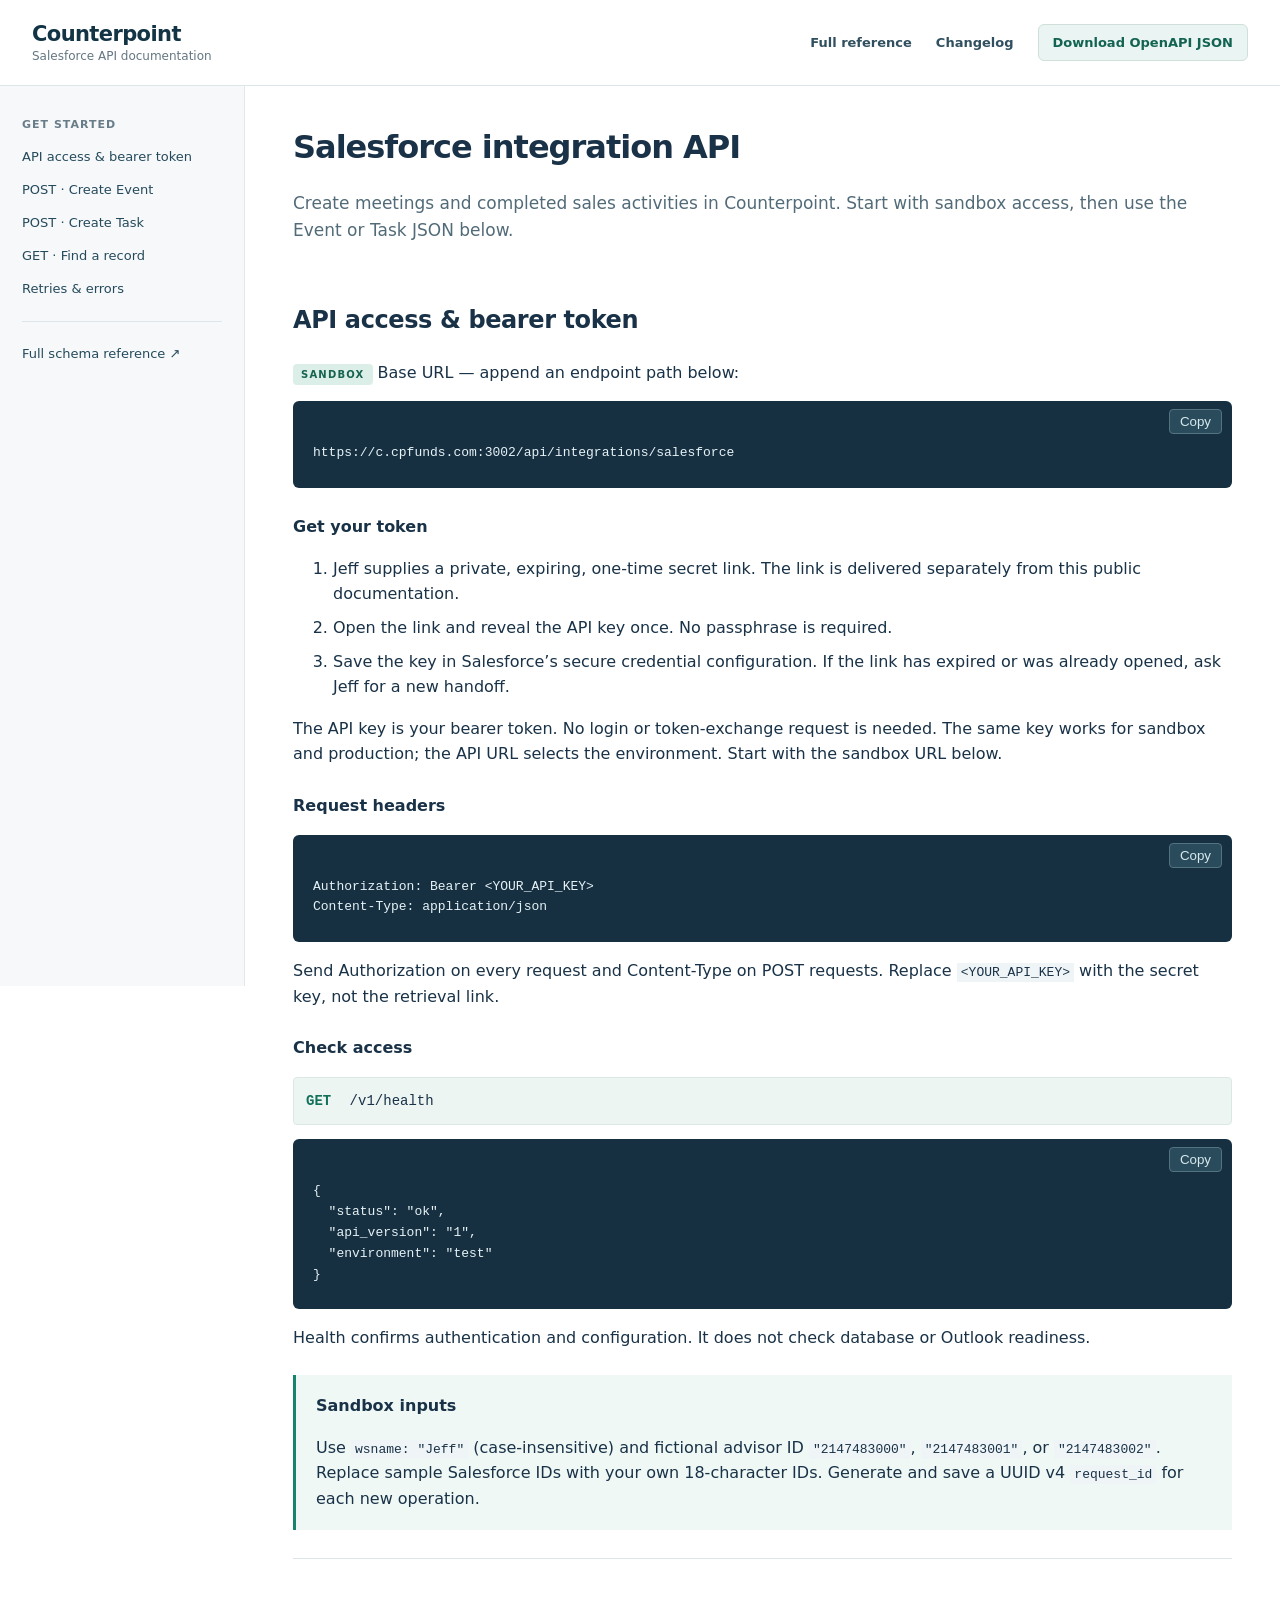
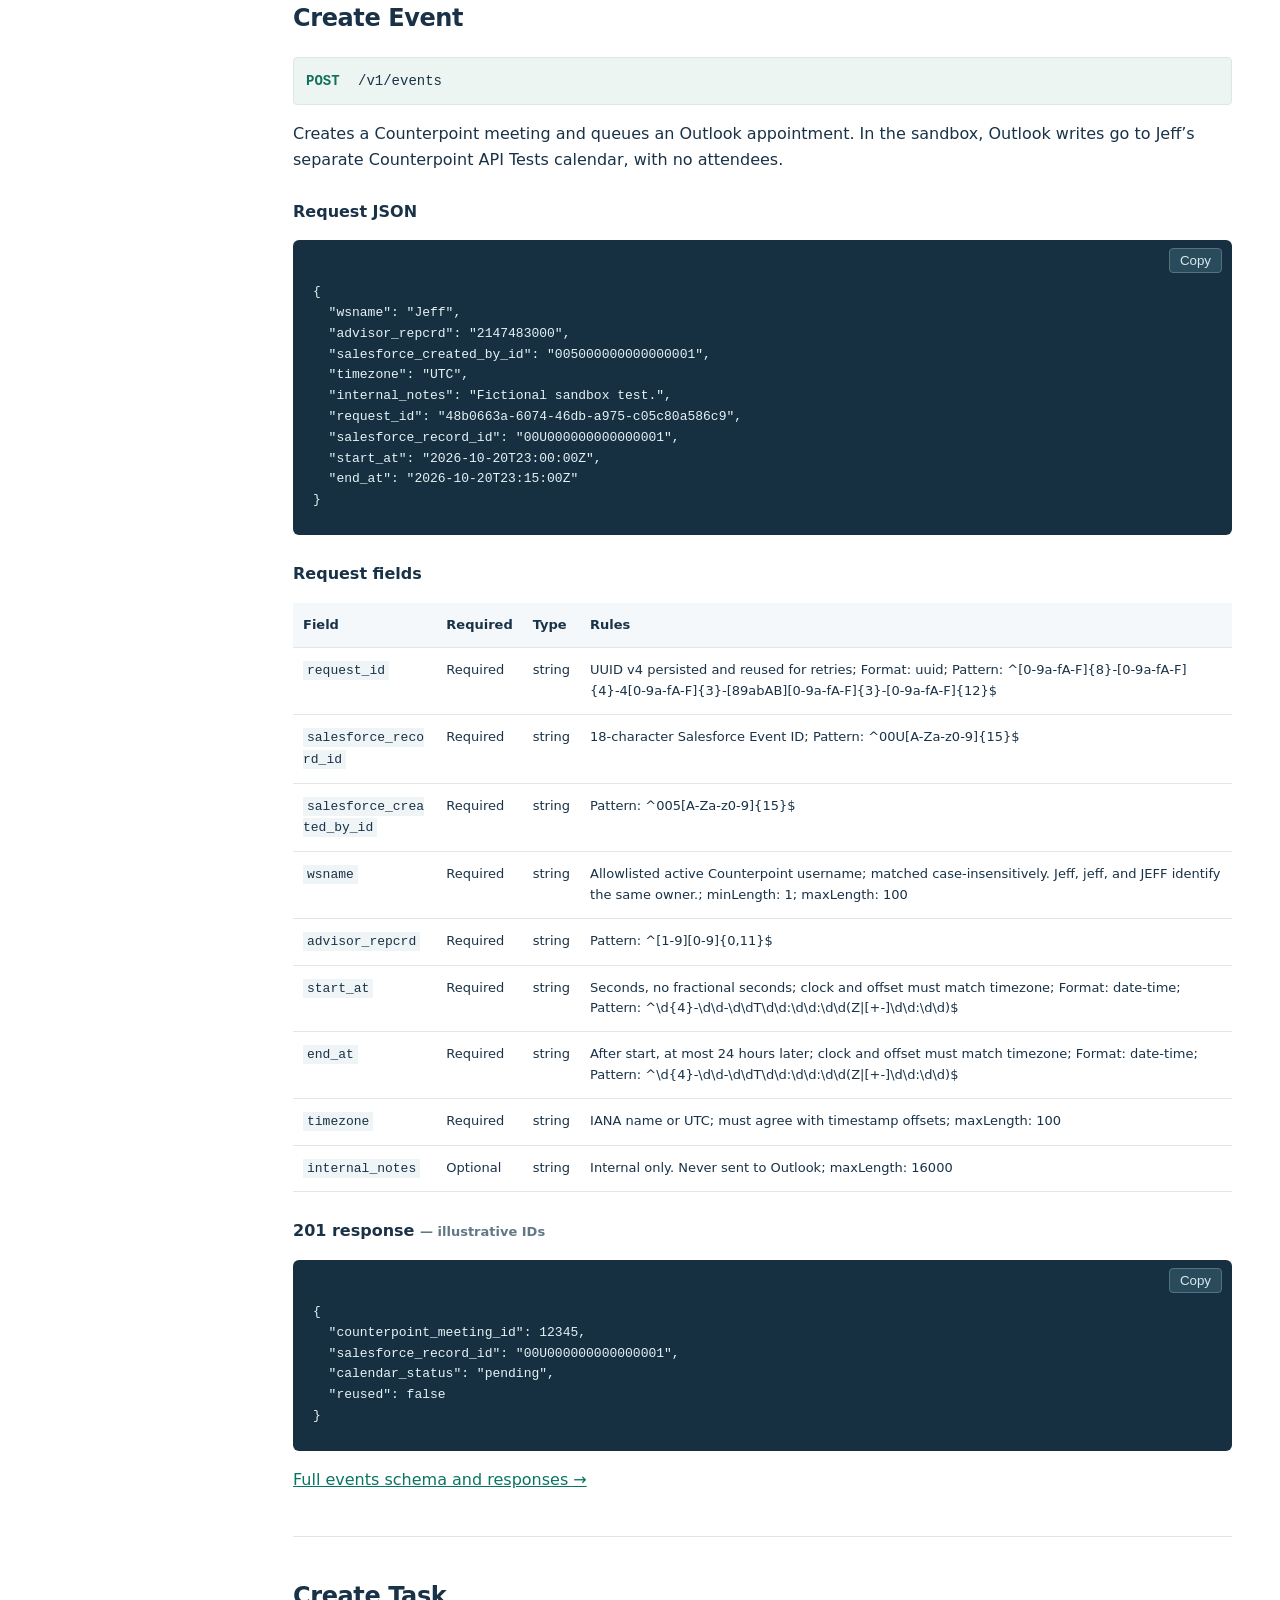
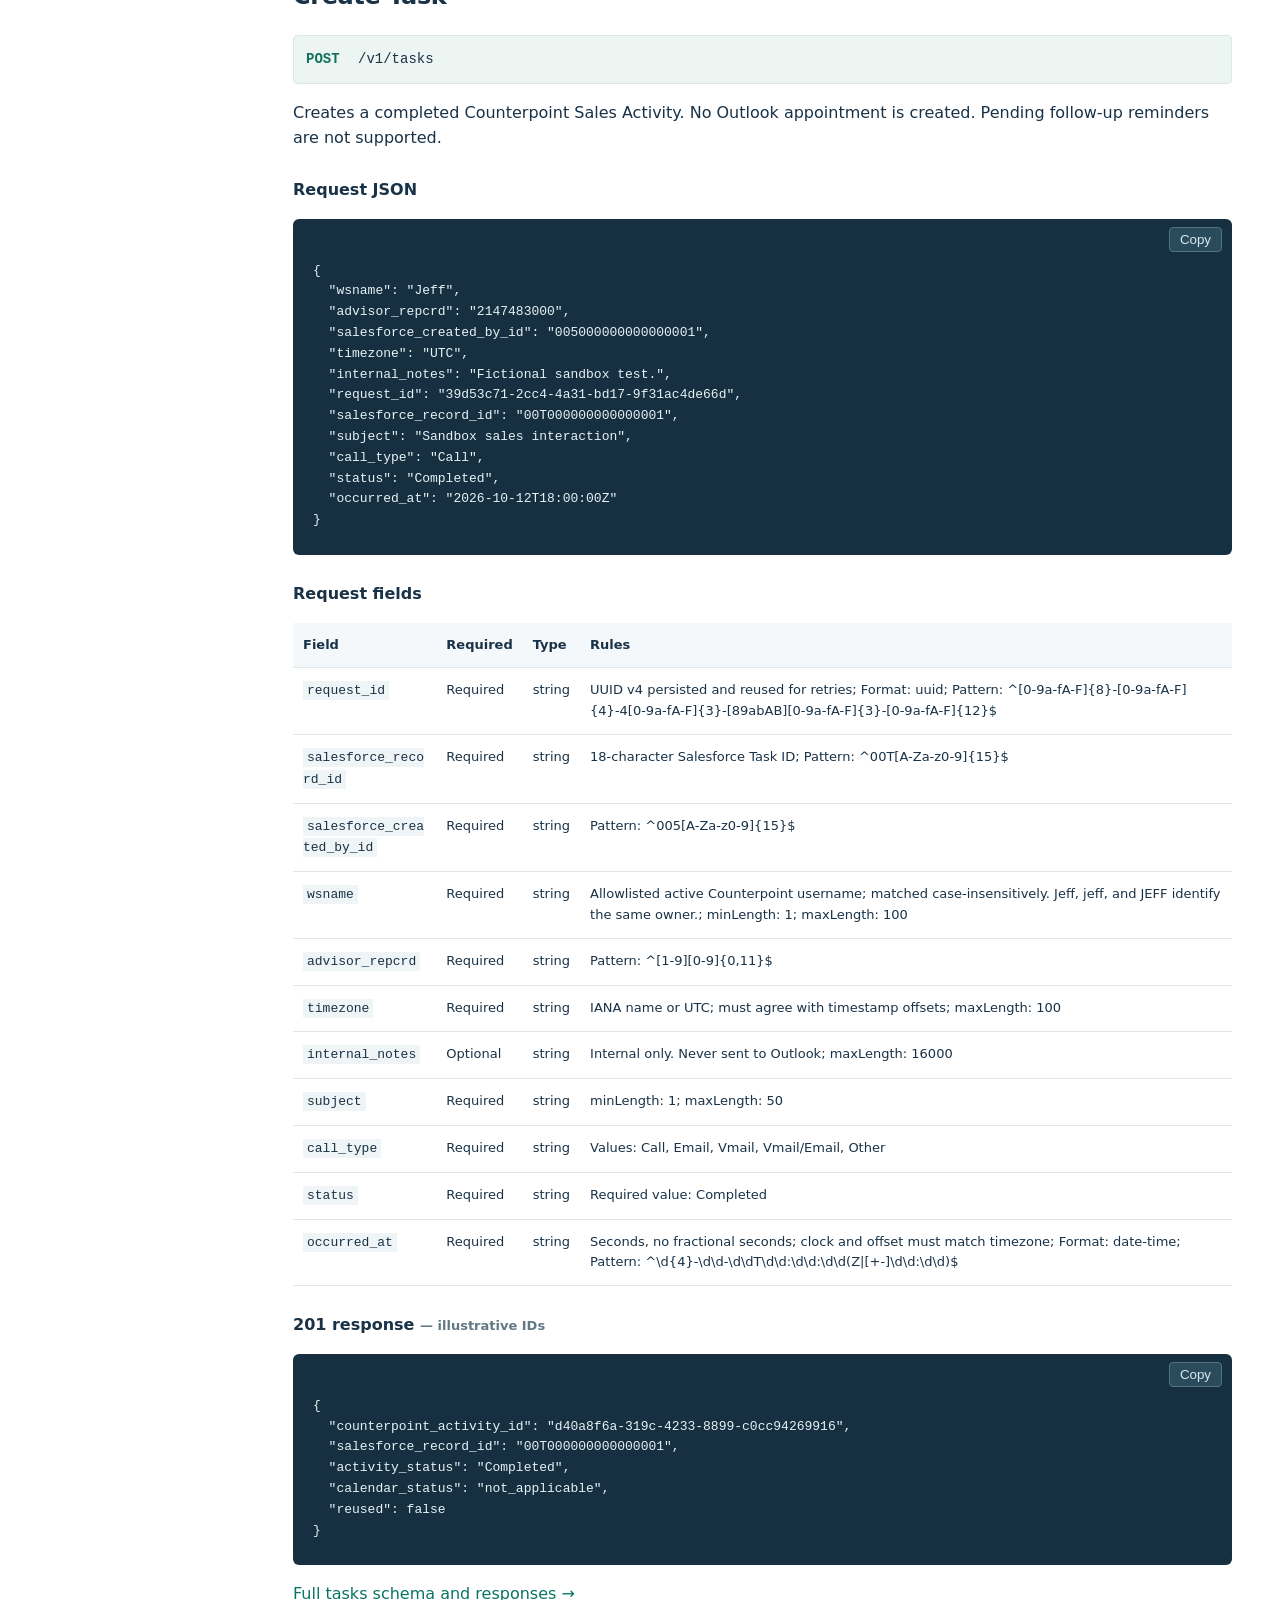
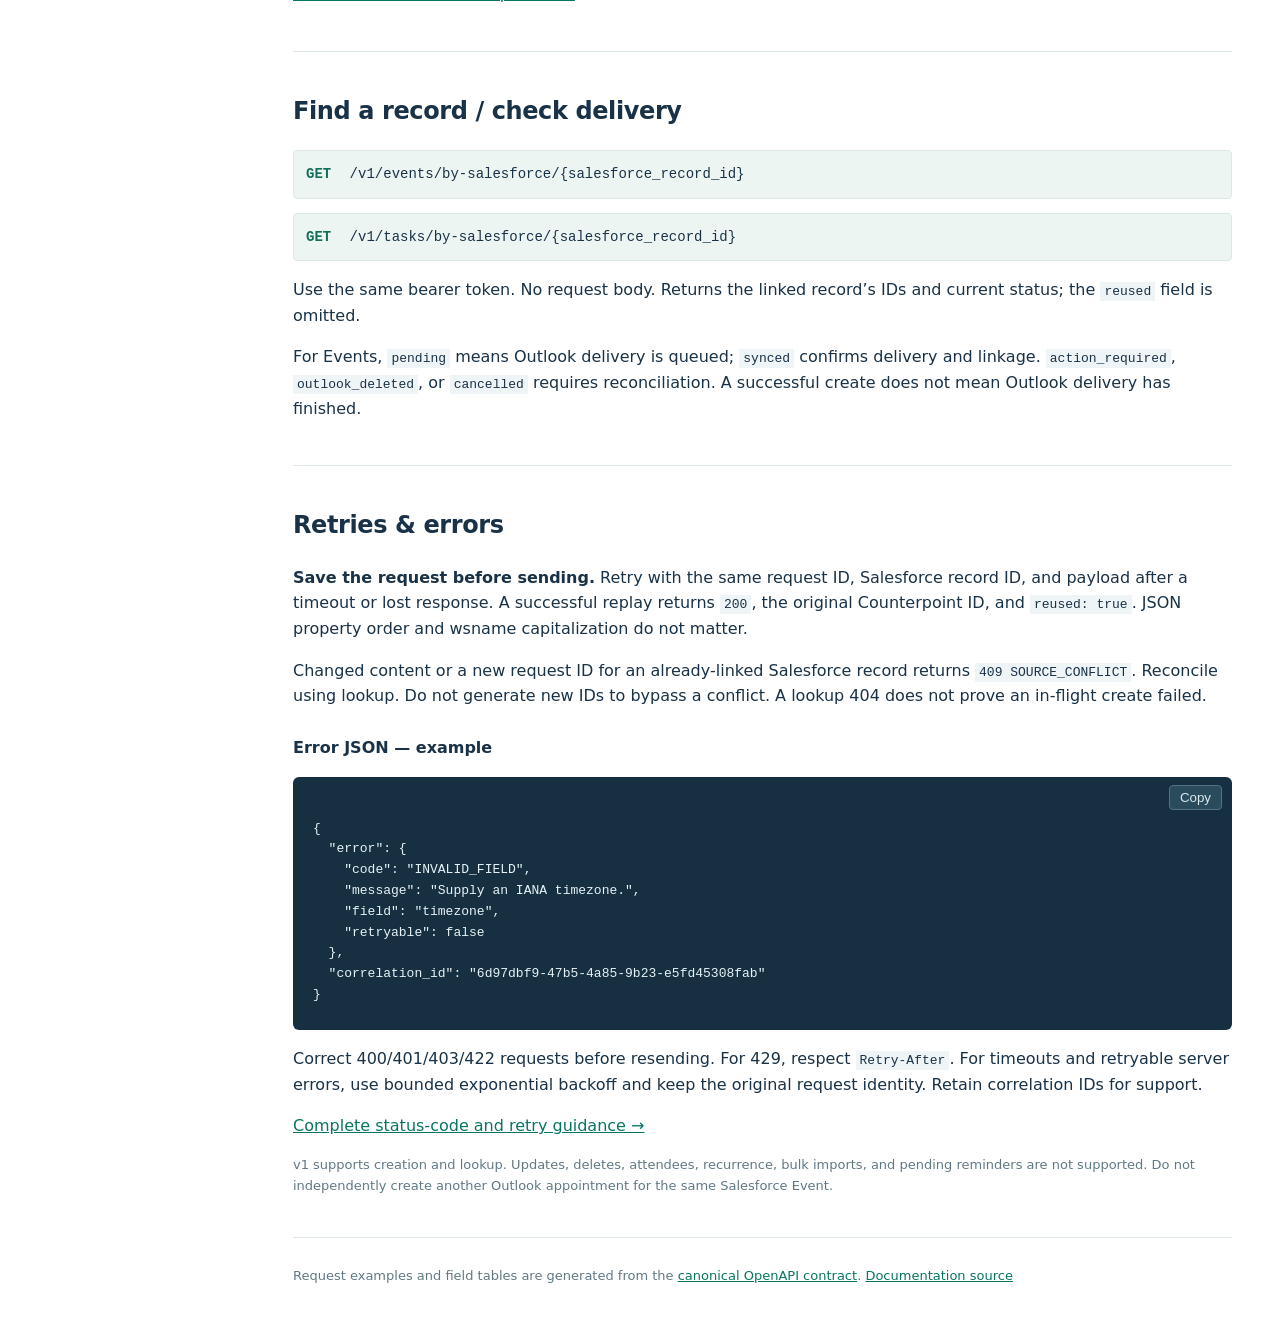
<file: index.html>
<!doctype html>
<html lang="en"><head><meta charset="utf-8"><meta name="viewport" content="width=device-width,initial-scale=1"><title>Counterpoint Salesforce API</title><link rel="icon" href="data:,"><link rel="stylesheet" href="site.css"></head><body>
<header class="topbar"><a class="brand" href="./">Counterpoint <span>Salesforce API documentation</span></a><nav aria-label="Documentation"><a href="reference.html">Full reference</a><a href="changelog.html">Changelog</a><a class="download" href="openapi.json" download>Download OpenAPI JSON</a></nav></header>
<div class="docs-layout"><aside class="quick-nav"><strong>GET STARTED</strong><a href="#access">API access &amp; bearer token</a><a href="#events">POST · Create Event</a><a href="#tasks">POST · Create Task</a><a href="#status">GET · Find a record</a><a href="#errors">Retries &amp; errors</a><hr><a href="reference.html">Full schema reference ↗</a></aside>
<main class="quick-main"><h1>Salesforce integration API</h1><p class="intro">Create meetings and completed sales activities in Counterpoint. Start with sandbox access, then use the Event or Task JSON below.</p>
<section id="access"><h2>API access &amp; bearer token</h2><p><span class="badge">SANDBOX</span> Base URL — append an endpoint path below:</p><div class="code"><button type="button" class="copy">Copy</button><pre><code>https://c.cpfunds.com:3002/api/integrations/salesforce</code></pre></div>
<h3>Get your token</h3><ol><li>Jeff supplies a private, expiring, one-time secret link. The link is delivered separately from this public documentation.</li><li>Open the link and reveal the API key once. No passphrase is required.</li><li>Save the key in Salesforce’s secure credential configuration. If the link has expired or was already opened, ask Jeff for a new handoff.</li></ol><p>The API key is your bearer token. No login or token-exchange request is needed. The same key works for sandbox and production; the API URL selects the environment. Start with the sandbox URL below.</p>
<h3>Request headers</h3><div class="code"><button type="button" class="copy">Copy</button><pre><code>Authorization: Bearer &lt;YOUR_API_KEY&gt;
Content-Type: application/json</code></pre></div><p>Send Authorization on every request and Content-Type on POST requests. Replace <code>&lt;YOUR_API_KEY&gt;</code> with the secret key, not the retrieval link.</p>
<h3>Check access</h3><p class="endpoint"><b>GET</b> /v1/health</p><div class="code"><button type="button" class="copy">Copy</button><pre><code>{
  "status": "ok",
  "api_version": "1",
  "environment": "test"
}</code></pre></div><p>Health confirms authentication and configuration. It does not check database or Outlook readiness.</p>
<div class="notice"><strong>Sandbox inputs</strong><p>Use <code>wsname: "Jeff"</code> (case-insensitive) and fictional advisor ID <code>"2147483000"</code>, <code>"2147483001"</code>, or <code>"2147483002"</code>. Replace sample Salesforce IDs with your own 18-character IDs. Generate and save a UUID v4 <code>request_id</code> for each new operation.</p></div></section>
<section id="events"><h2>Create Event</h2><p class="endpoint"><b>POST</b> /v1/events</p><p>Creates a Counterpoint meeting and queues an Outlook appointment. In the sandbox, Outlook writes go to Jeff’s separate Counterpoint API Tests calendar, with no attendees.</p><h3>Request JSON</h3><div class="code"><button type="button" class="copy">Copy</button><pre><code>{
  &quot;wsname&quot;: &quot;Jeff&quot;,
  &quot;advisor_repcrd&quot;: &quot;2147483000&quot;,
  &quot;salesforce_created_by_id&quot;: &quot;005000000000000001&quot;,
  &quot;timezone&quot;: &quot;UTC&quot;,
  &quot;internal_notes&quot;: &quot;Fictional sandbox test.&quot;,
  &quot;request_id&quot;: &quot;48b0663a-6074-46db-a975-c05c80a586c9&quot;,
  &quot;salesforce_record_id&quot;: &quot;00U000000000000001&quot;,
  &quot;start_at&quot;: &quot;2026-10-20T23:00:00Z&quot;,
  &quot;end_at&quot;: &quot;2026-10-20T23:15:00Z&quot;
}</code></pre></div><h3>Request fields</h3><div class="table-wrap"><table><thead><tr><th>Field</th><th>Required</th><th>Type</th><th>Rules</th></tr></thead><tbody><tr><td><code>request_id</code></td><td>Required</td><td>string</td><td>UUID v4 persisted and reused for retries; Format: uuid; Pattern: ^[0-9a-fA-F]{8}-[0-9a-fA-F]{4}-4[0-9a-fA-F]{3}-[89abAB][0-9a-fA-F]{3}-[0-9a-fA-F]{12}$</td></tr><tr><td><code>salesforce_record_id</code></td><td>Required</td><td>string</td><td>18-character Salesforce Event ID; Pattern: ^00U[A-Za-z0-9]{15}$</td></tr><tr><td><code>salesforce_created_by_id</code></td><td>Required</td><td>string</td><td>Pattern: ^005[A-Za-z0-9]{15}$</td></tr><tr><td><code>wsname</code></td><td>Required</td><td>string</td><td>Allowlisted active Counterpoint username; matched case-insensitively. Jeff, jeff, and JEFF identify the same owner.; minLength: 1; maxLength: 100</td></tr><tr><td><code>advisor_repcrd</code></td><td>Required</td><td>string</td><td>Pattern: ^[1-9][0-9]{0,11}$</td></tr><tr><td><code>start_at</code></td><td>Required</td><td>string</td><td>Seconds, no fractional seconds; clock and offset must match timezone; Format: date-time; Pattern: ^\d{4}-\d\d-\d\dT\d\d:\d\d:\d\d(Z|[+-]\d\d:\d\d)$</td></tr><tr><td><code>end_at</code></td><td>Required</td><td>string</td><td>After start, at most 24 hours later; clock and offset must match timezone; Format: date-time; Pattern: ^\d{4}-\d\d-\d\dT\d\d:\d\d:\d\d(Z|[+-]\d\d:\d\d)$</td></tr><tr><td><code>timezone</code></td><td>Required</td><td>string</td><td>IANA name or UTC; must agree with timestamp offsets; maxLength: 100</td></tr><tr><td><code>internal_notes</code></td><td>Optional</td><td>string</td><td>Internal only. Never sent to Outlook; maxLength: 16000</td></tr></tbody></table></div><h3>201 response <span class="muted">— illustrative IDs</span></h3><div class="code"><button type="button" class="copy">Copy</button><pre><code>{
  &quot;counterpoint_meeting_id&quot;: 12345,
  &quot;salesforce_record_id&quot;: &quot;00U000000000000001&quot;,
  &quot;calendar_status&quot;: &quot;pending&quot;,
  &quot;reused&quot;: false
}</code></pre></div><p><a href="reference.html#tag/Events">Full events schema and responses →</a></p></section><section id="tasks"><h2>Create Task</h2><p class="endpoint"><b>POST</b> /v1/tasks</p><p>Creates a completed Counterpoint Sales Activity. No Outlook appointment is created. Pending follow-up reminders are not supported.</p><h3>Request JSON</h3><div class="code"><button type="button" class="copy">Copy</button><pre><code>{
  &quot;wsname&quot;: &quot;Jeff&quot;,
  &quot;advisor_repcrd&quot;: &quot;2147483000&quot;,
  &quot;salesforce_created_by_id&quot;: &quot;005000000000000001&quot;,
  &quot;timezone&quot;: &quot;UTC&quot;,
  &quot;internal_notes&quot;: &quot;Fictional sandbox test.&quot;,
  &quot;request_id&quot;: &quot;39d53c71-2cc4-4a31-bd17-9f31ac4de66d&quot;,
  &quot;salesforce_record_id&quot;: &quot;00T000000000000001&quot;,
  &quot;subject&quot;: &quot;Sandbox sales interaction&quot;,
  &quot;call_type&quot;: &quot;Call&quot;,
  &quot;status&quot;: &quot;Completed&quot;,
  &quot;occurred_at&quot;: &quot;2026-10-12T18:00:00Z&quot;
}</code></pre></div><h3>Request fields</h3><div class="table-wrap"><table><thead><tr><th>Field</th><th>Required</th><th>Type</th><th>Rules</th></tr></thead><tbody><tr><td><code>request_id</code></td><td>Required</td><td>string</td><td>UUID v4 persisted and reused for retries; Format: uuid; Pattern: ^[0-9a-fA-F]{8}-[0-9a-fA-F]{4}-4[0-9a-fA-F]{3}-[89abAB][0-9a-fA-F]{3}-[0-9a-fA-F]{12}$</td></tr><tr><td><code>salesforce_record_id</code></td><td>Required</td><td>string</td><td>18-character Salesforce Task ID; Pattern: ^00T[A-Za-z0-9]{15}$</td></tr><tr><td><code>salesforce_created_by_id</code></td><td>Required</td><td>string</td><td>Pattern: ^005[A-Za-z0-9]{15}$</td></tr><tr><td><code>wsname</code></td><td>Required</td><td>string</td><td>Allowlisted active Counterpoint username; matched case-insensitively. Jeff, jeff, and JEFF identify the same owner.; minLength: 1; maxLength: 100</td></tr><tr><td><code>advisor_repcrd</code></td><td>Required</td><td>string</td><td>Pattern: ^[1-9][0-9]{0,11}$</td></tr><tr><td><code>timezone</code></td><td>Required</td><td>string</td><td>IANA name or UTC; must agree with timestamp offsets; maxLength: 100</td></tr><tr><td><code>internal_notes</code></td><td>Optional</td><td>string</td><td>Internal only. Never sent to Outlook; maxLength: 16000</td></tr><tr><td><code>subject</code></td><td>Required</td><td>string</td><td>minLength: 1; maxLength: 50</td></tr><tr><td><code>call_type</code></td><td>Required</td><td>string</td><td>Values: Call, Email, Vmail, Vmail/Email, Other</td></tr><tr><td><code>status</code></td><td>Required</td><td>string</td><td>Required value: Completed</td></tr><tr><td><code>occurred_at</code></td><td>Required</td><td>string</td><td>Seconds, no fractional seconds; clock and offset must match timezone; Format: date-time; Pattern: ^\d{4}-\d\d-\d\dT\d\d:\d\d:\d\d(Z|[+-]\d\d:\d\d)$</td></tr></tbody></table></div><h3>201 response <span class="muted">— illustrative IDs</span></h3><div class="code"><button type="button" class="copy">Copy</button><pre><code>{
  &quot;counterpoint_activity_id&quot;: &quot;d40a8f6a-319c-4233-8899-c0cc94269916&quot;,
  &quot;salesforce_record_id&quot;: &quot;00T000000000000001&quot;,
  &quot;activity_status&quot;: &quot;Completed&quot;,
  &quot;calendar_status&quot;: &quot;not_applicable&quot;,
  &quot;reused&quot;: false
}</code></pre></div><p><a href="reference.html#tag/Tasks">Full tasks schema and responses →</a></p></section>
<section id="status"><h2>Find a record / check delivery</h2><p class="endpoint"><b>GET</b> /v1/events/by-salesforce/{salesforce_record_id}</p><p class="endpoint"><b>GET</b> /v1/tasks/by-salesforce/{salesforce_record_id}</p><p>Use the same bearer token. No request body. Returns the linked record’s IDs and current status; the <code>reused</code> field is omitted.</p><p>For Events, <code>pending</code> means Outlook delivery is queued; <code>synced</code> confirms delivery and linkage. <code>action_required</code>, <code>outlook_deleted</code>, or <code>cancelled</code> requires reconciliation. A successful create does not mean Outlook delivery has finished.</p></section>
<section id="errors"><h2>Retries &amp; errors</h2><p><strong>Save the request before sending.</strong> Retry with the same request ID, Salesforce record ID, and payload after a timeout or lost response. A successful replay returns <code>200</code>, the original Counterpoint ID, and <code>reused: true</code>. JSON property order and wsname capitalization do not matter.</p><p>Changed content or a new request ID for an already-linked Salesforce record returns <code>409 SOURCE_CONFLICT</code>. Reconcile using lookup. Do not generate new IDs to bypass a conflict. A lookup 404 does not prove an in-flight create failed.</p><h3>Error JSON — example</h3><div class="code"><button type="button" class="copy">Copy</button><pre><code>{
  "error": {
    "code": "INVALID_FIELD",
    "message": "Supply an IANA timezone.",
    "field": "timezone",
    "retryable": false
  },
  "correlation_id": "6d97dbf9-47b5-4a85-9b23-e5fd45308fab"
}</code></pre></div><p>Correct 400/401/403/422 requests before resending. For 429, respect <code>Retry-After</code>. For timeouts and retryable server errors, use bounded exponential backoff and keep the original request identity. Retain correlation IDs for support.</p><p><a href="reference.html#section/Errors-and-retries">Complete status-code and retry guidance →</a></p><p class="muted">v1 supports creation and lookup. Updates, deletes, attendees, recurrence, bulk imports, and pending reminders are not supported. Do not independently create another Outlook appointment for the same Salesforce Event.</p></section>
<footer>Request examples and field tables are generated from the <a href="openapi.json">canonical OpenAPI contract</a>. <a href="https://github.com/calioasis/counterpoint-api-docs">Documentation source</a></footer></main></div><script src="quickstart.js"></script></body></html>
</file>
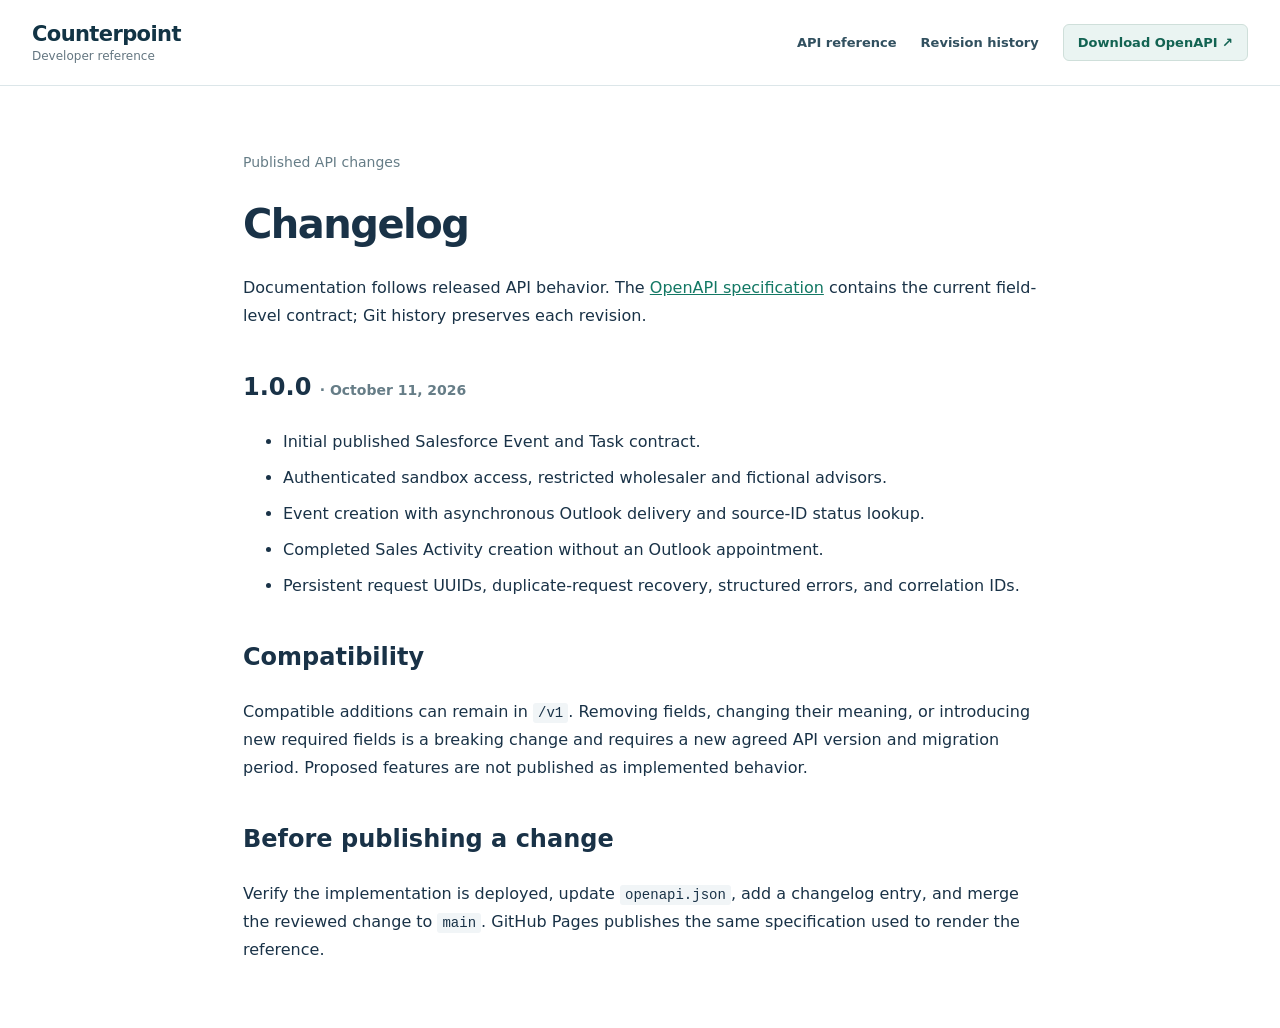
<file: changelog.html>
<!doctype html><html lang="en"><head><meta charset="utf-8"><meta name="viewport" content="width=device-width, initial-scale=1"><title>Changelog · Counterpoint API</title><link rel="icon" href="data:,"><link rel="stylesheet" href="site.css"></head><body><header class="topbar"><a class="brand" href="./">Counterpoint <span>Developer reference</span></a><nav><a href="./">API reference</a><a href="https://github.com/calioasis/counterpoint-api-docs/commits/main/">Revision history</a><a class="download" href="openapi.json" download>Download OpenAPI ↗</a></nav></header><main class="article"><p class="meta">Published API changes</p><h1>Changelog</h1><p>Documentation follows released API behavior. The <a href="openapi.json">OpenAPI specification</a> contains the current field-level contract; Git history preserves each revision.</p><h2>1.0.0 <span class="meta">· October 11, 2026</span></h2><ul><li>Initial published Salesforce Event and Task contract.</li><li>Authenticated sandbox access, restricted wholesaler and fictional advisors.</li><li>Event creation with asynchronous Outlook delivery and source-ID status lookup.</li><li>Completed Sales Activity creation without an Outlook appointment.</li><li>Persistent request UUIDs, duplicate-request recovery, structured errors, and correlation IDs.</li></ul><h2>Compatibility</h2><p>Compatible additions can remain in <code>/v1</code>. Removing fields, changing their meaning, or introducing new required fields is a breaking change and requires a new agreed API version and migration period. Proposed features are not published as implemented behavior.</p><h2>Before publishing a change</h2><p>Verify the implementation is deployed, update <code>openapi.json</code>, add a changelog entry, and merge the reviewed change to <code>main</code>. GitHub Pages publishes the same specification used to render the reference.</p></main></body></html>
</file>
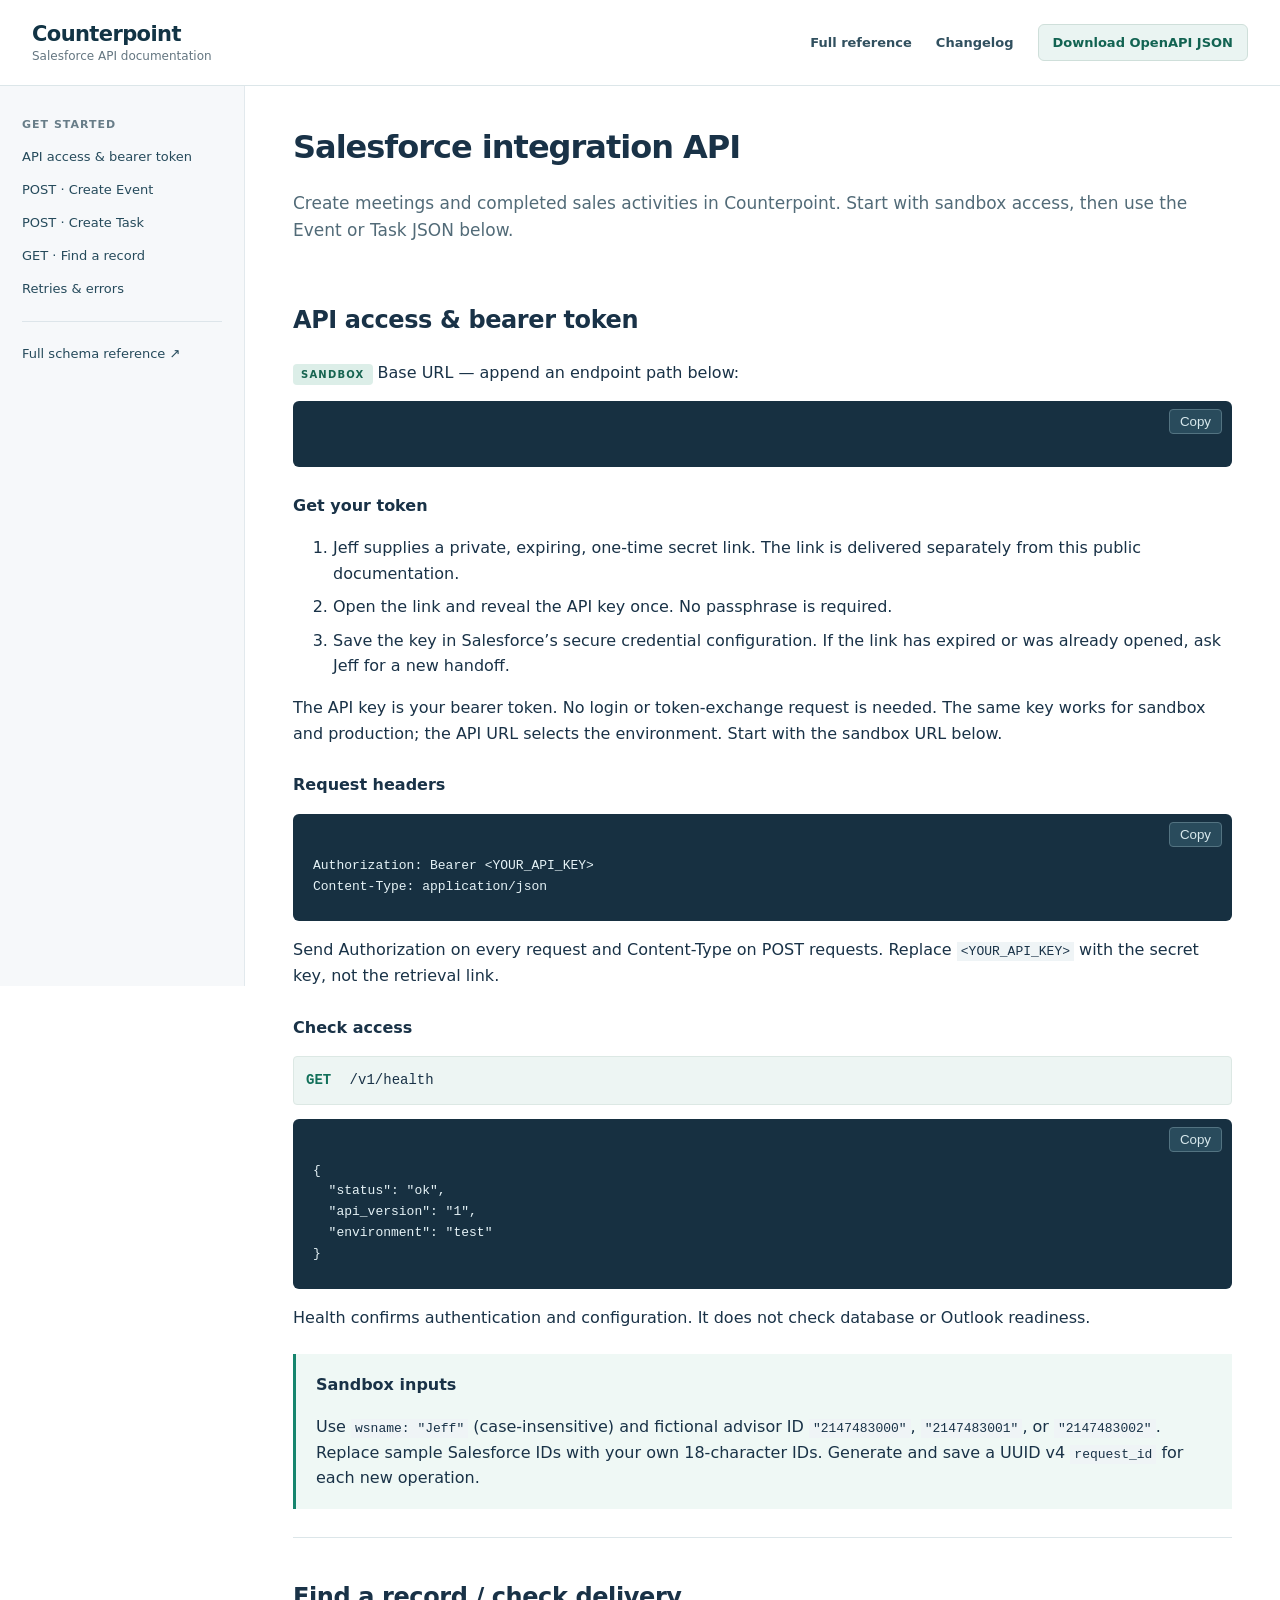
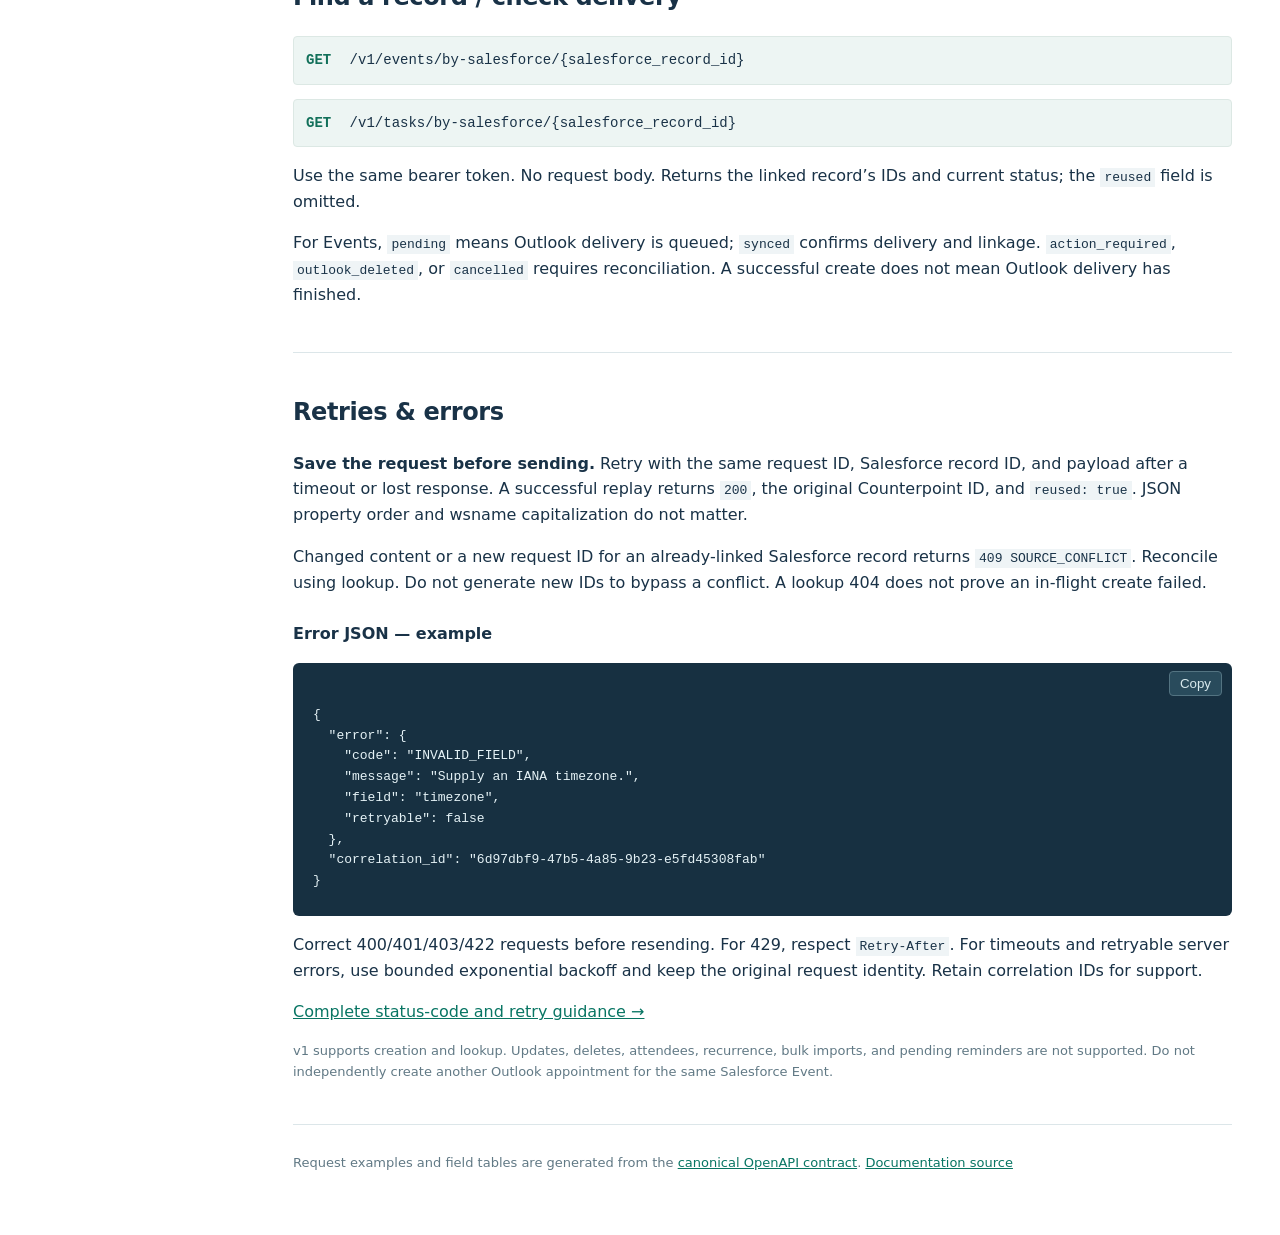
<file: quickstart.template.html>
<!doctype html>
<html lang="en"><head><meta charset="utf-8"><meta name="viewport" content="width=device-width,initial-scale=1"><title>Counterpoint Salesforce API</title><link rel="icon" href="data:,"><link rel="stylesheet" href="site.css"></head><body>
<header class="topbar"><a class="brand" href="./">Counterpoint <span>Salesforce API documentation</span></a><nav aria-label="Documentation"><a href="reference.html">Full reference</a><a href="changelog.html">Changelog</a><a class="download" href="openapi.json" download>Download OpenAPI JSON</a></nav></header>
<div class="docs-layout"><aside class="quick-nav"><strong>GET STARTED</strong><a href="#access">API access &amp; bearer token</a><a href="#events">POST · Create Event</a><a href="#tasks">POST · Create Task</a><a href="#status">GET · Find a record</a><a href="#errors">Retries &amp; errors</a><hr><a href="reference.html">Full schema reference ↗</a></aside>
<main class="quick-main"><h1>Salesforce integration API</h1><p class="intro">Create meetings and completed sales activities in Counterpoint. Start with sandbox access, then use the Event or Task JSON below.</p>
<section id="access"><h2>API access &amp; bearer token</h2><p><span class="badge">SANDBOX</span> Base URL — append an endpoint path below:</p><div class="code"><button type="button" class="copy">Copy</button><pre><code><!-- BASE --></code></pre></div>
<h3>Get your token</h3><ol><li>Jeff supplies a private, expiring, one-time secret link. The link is delivered separately from this public documentation.</li><li>Open the link and reveal the API key once. No passphrase is required.</li><li>Save the key in Salesforce’s secure credential configuration. If the link has expired or was already opened, ask Jeff for a new handoff.</li></ol><p>The API key is your bearer token. No login or token-exchange request is needed. The same key works for sandbox and production; the API URL selects the environment. Start with the sandbox URL below.</p>
<h3>Request headers</h3><div class="code"><button type="button" class="copy">Copy</button><pre><code>Authorization: Bearer &lt;YOUR_API_KEY&gt;
Content-Type: application/json</code></pre></div><p>Send Authorization on every request and Content-Type on POST requests. Replace <code>&lt;YOUR_API_KEY&gt;</code> with the secret key, not the retrieval link.</p>
<h3>Check access</h3><p class="endpoint"><b>GET</b> /v1/health</p><div class="code"><button type="button" class="copy">Copy</button><pre><code>{
  "status": "ok",
  "api_version": "1",
  "environment": "test"
}</code></pre></div><p>Health confirms authentication and configuration. It does not check database or Outlook readiness.</p>
<div class="notice"><strong>Sandbox inputs</strong><p>Use <code>wsname: "Jeff"</code> (case-insensitive) and fictional advisor ID <code>"2147483000"</code>, <code>"2147483001"</code>, or <code>"2147483002"</code>. Replace sample Salesforce IDs with your own 18-character IDs. Generate and save a UUID v4 <code>request_id</code> for each new operation.</p></div></section>
<!-- ENDPOINTS -->
<section id="status"><h2>Find a record / check delivery</h2><p class="endpoint"><b>GET</b> /v1/events/by-salesforce/{salesforce_record_id}</p><p class="endpoint"><b>GET</b> /v1/tasks/by-salesforce/{salesforce_record_id}</p><p>Use the same bearer token. No request body. Returns the linked record’s IDs and current status; the <code>reused</code> field is omitted.</p><p>For Events, <code>pending</code> means Outlook delivery is queued; <code>synced</code> confirms delivery and linkage. <code>action_required</code>, <code>outlook_deleted</code>, or <code>cancelled</code> requires reconciliation. A successful create does not mean Outlook delivery has finished.</p></section>
<section id="errors"><h2>Retries &amp; errors</h2><p><strong>Save the request before sending.</strong> Retry with the same request ID, Salesforce record ID, and payload after a timeout or lost response. A successful replay returns <code>200</code>, the original Counterpoint ID, and <code>reused: true</code>. JSON property order and wsname capitalization do not matter.</p><p>Changed content or a new request ID for an already-linked Salesforce record returns <code>409 SOURCE_CONFLICT</code>. Reconcile using lookup. Do not generate new IDs to bypass a conflict. A lookup 404 does not prove an in-flight create failed.</p><h3>Error JSON — example</h3><div class="code"><button type="button" class="copy">Copy</button><pre><code>{
  "error": {
    "code": "INVALID_FIELD",
    "message": "Supply an IANA timezone.",
    "field": "timezone",
    "retryable": false
  },
  "correlation_id": "6d97dbf9-47b5-4a85-9b23-e5fd45308fab"
}</code></pre></div><p>Correct 400/401/403/422 requests before resending. For 429, respect <code>Retry-After</code>. For timeouts and retryable server errors, use bounded exponential backoff and keep the original request identity. Retain correlation IDs for support.</p><p><a href="reference.html#section/Errors-and-retries">Complete status-code and retry guidance →</a></p><p class="muted">v1 supports creation and lookup. Updates, deletes, attendees, recurrence, bulk imports, and pending reminders are not supported. Do not independently create another Outlook appointment for the same Salesforce Event.</p></section>
<footer>Request examples and field tables are generated from the <a href="openapi.json">canonical OpenAPI contract</a>. <a href="https://github.com/calioasis/counterpoint-api-docs">Documentation source</a></footer></main></div><script src="quickstart.js"></script></body></html>
</file>
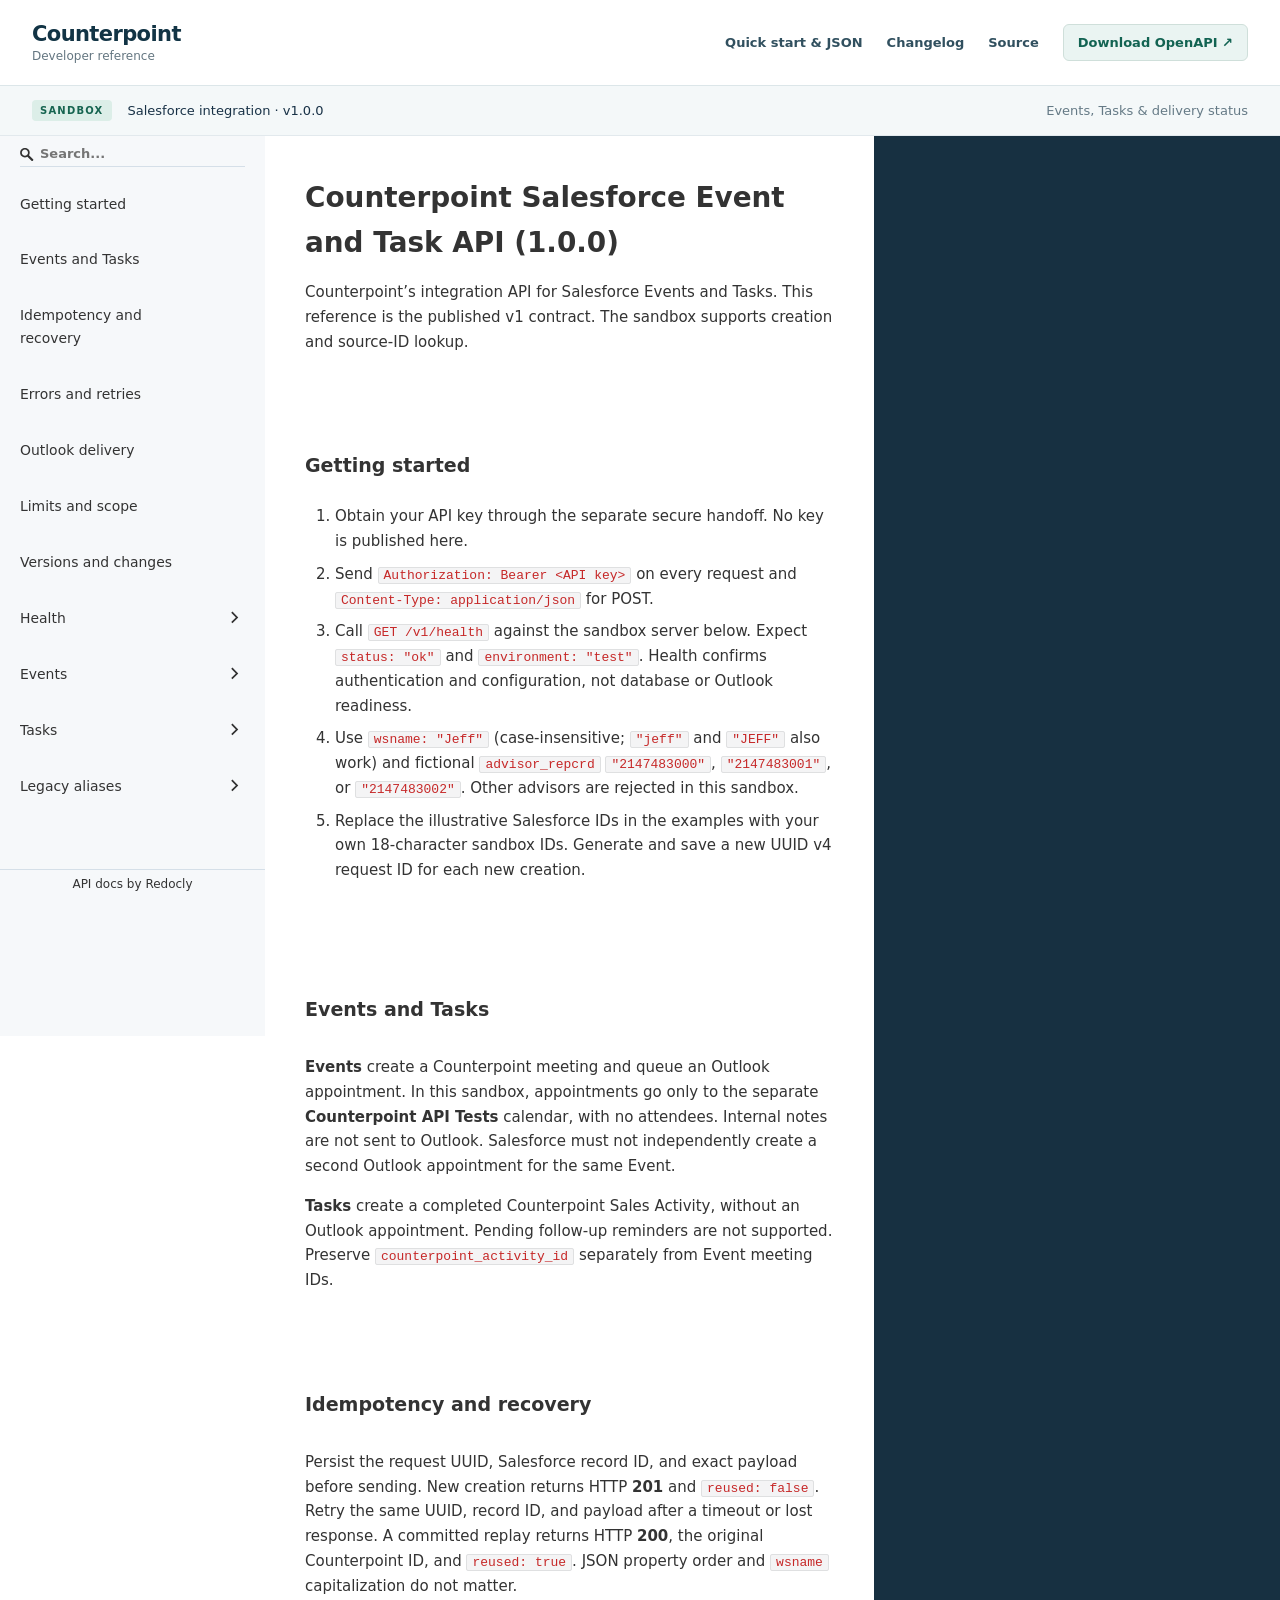
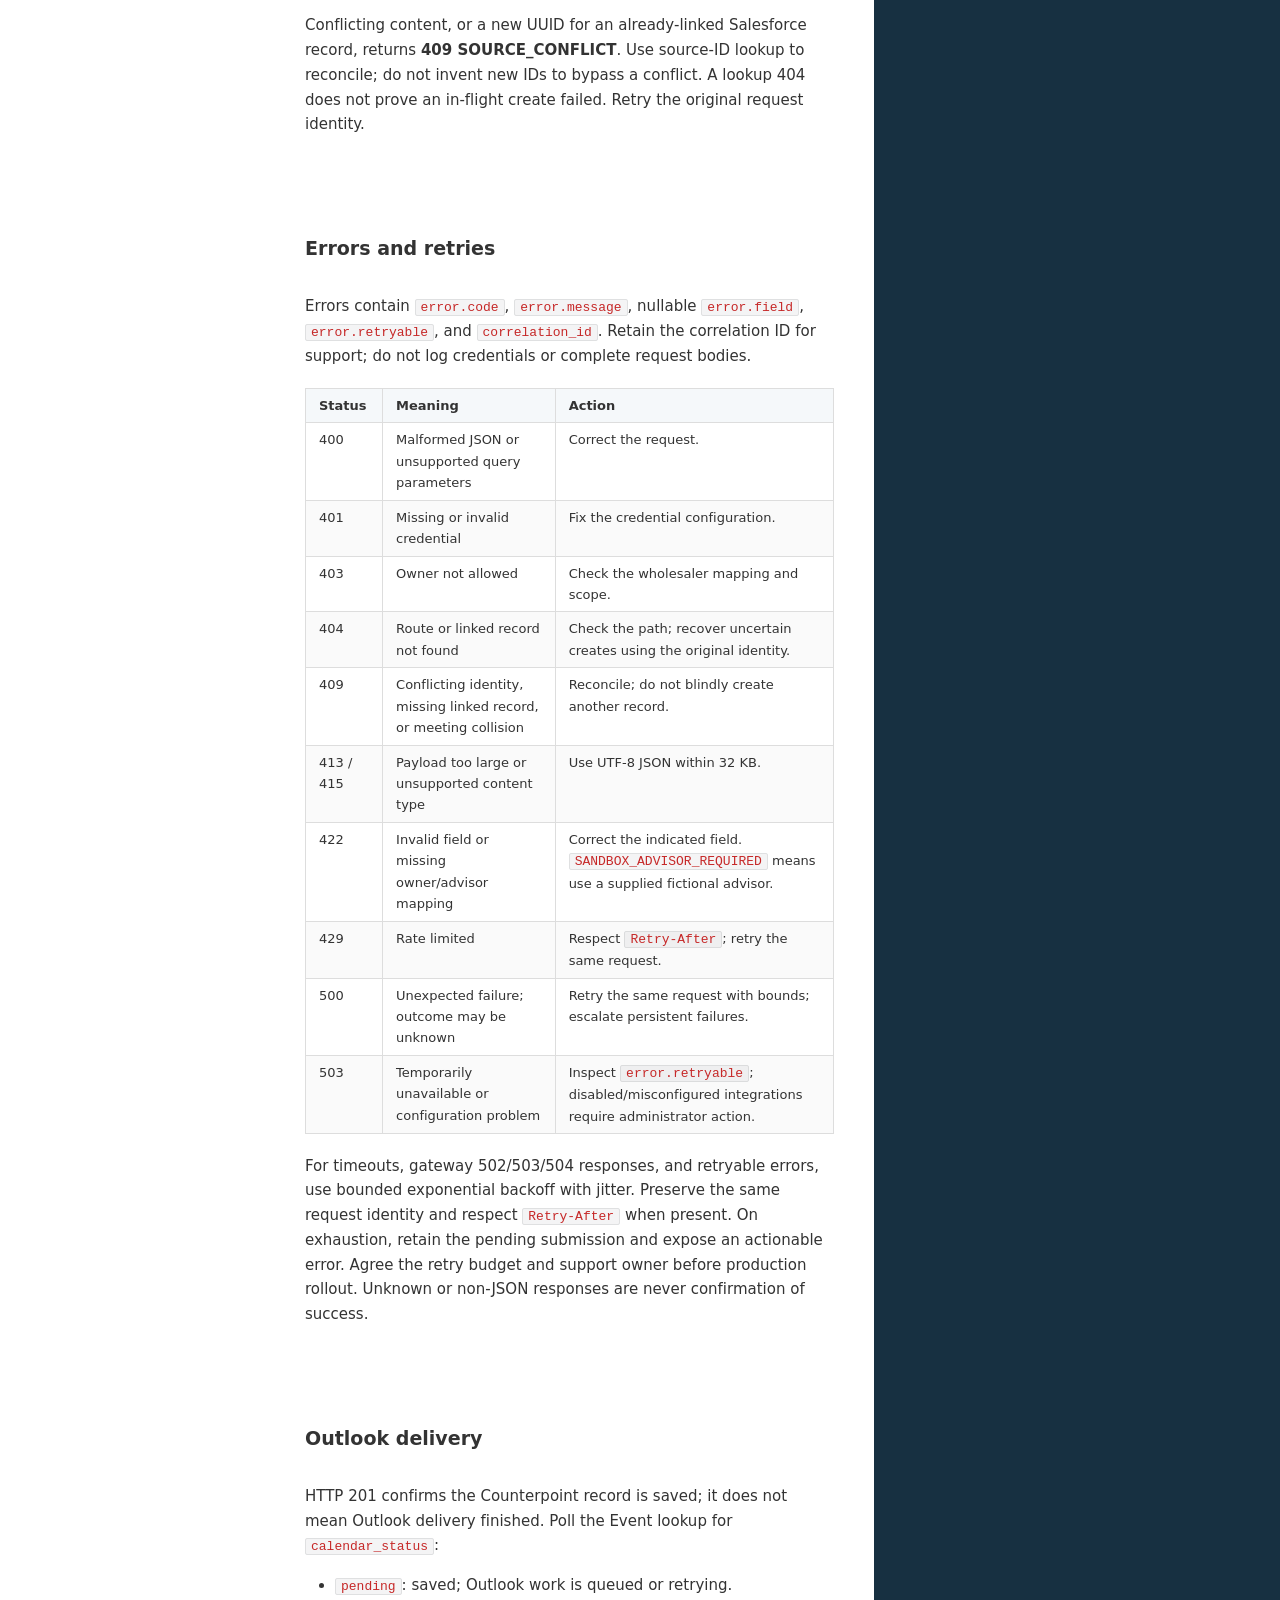
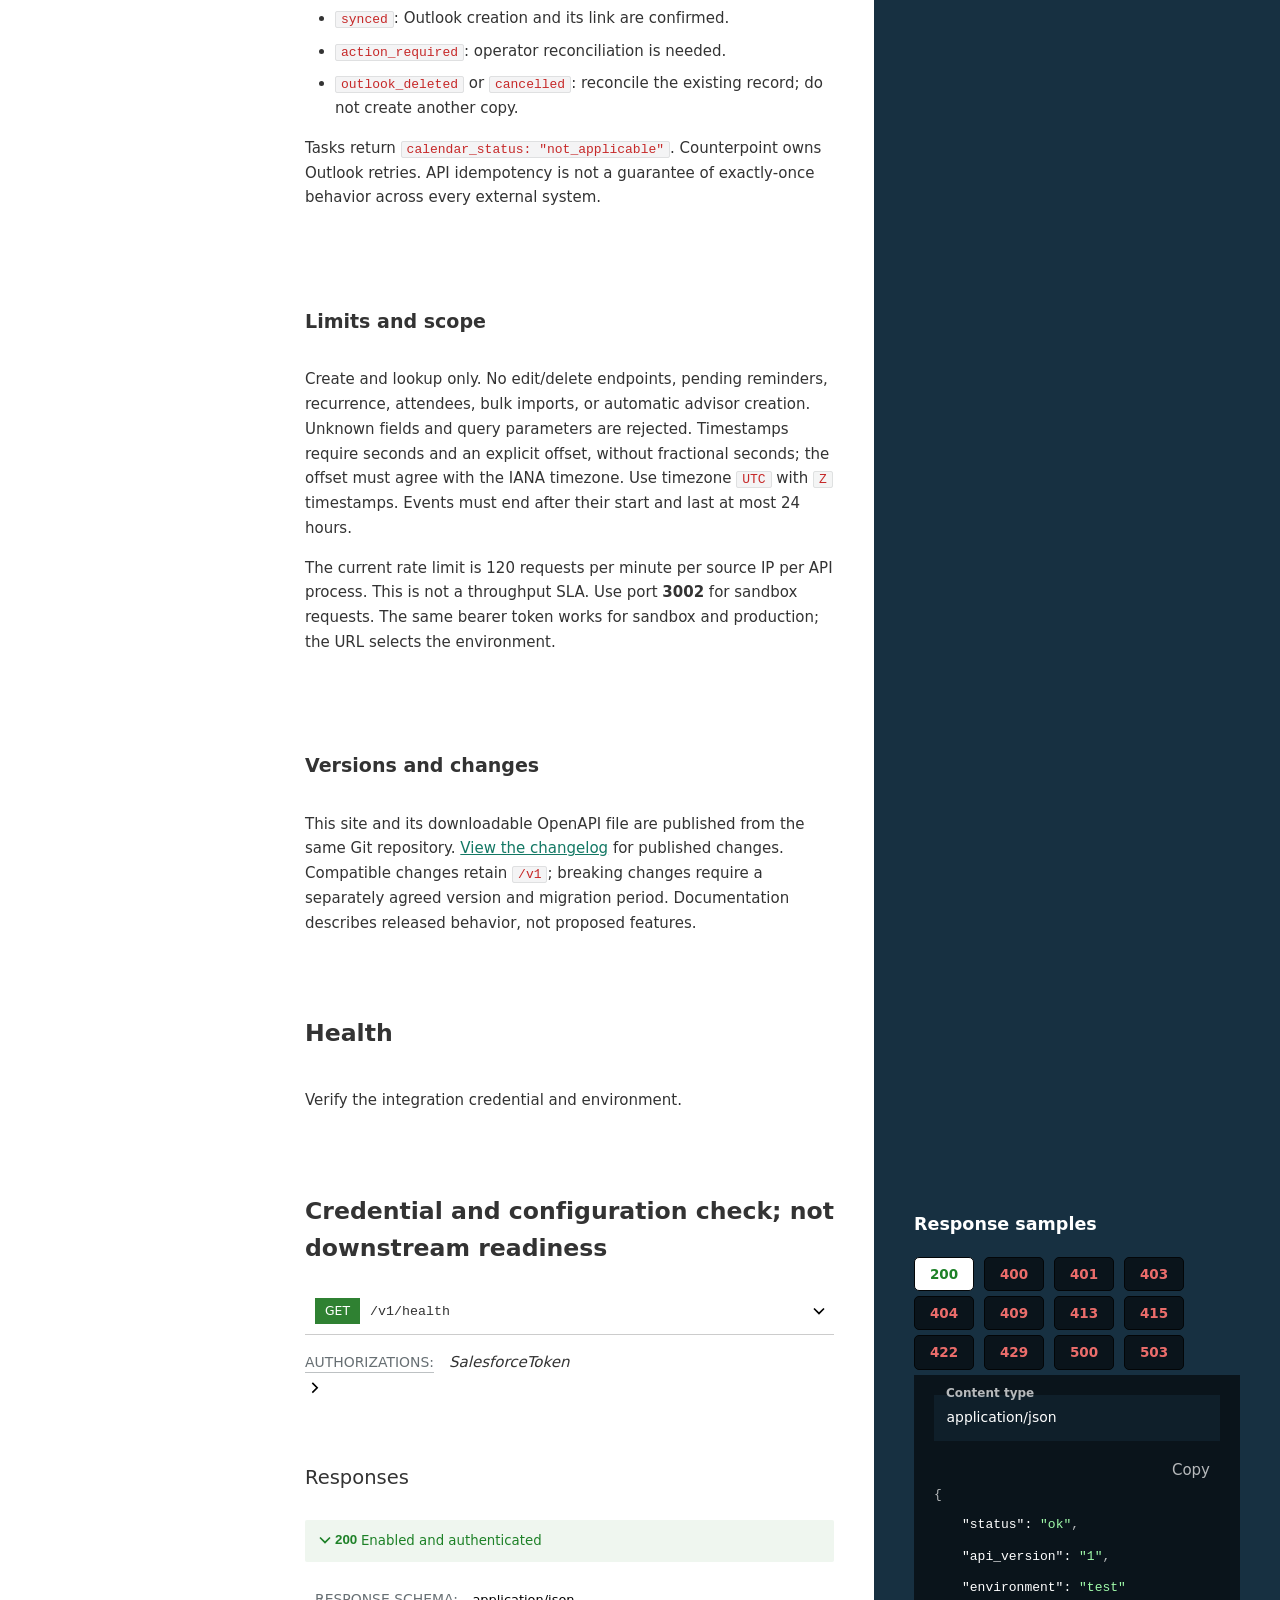
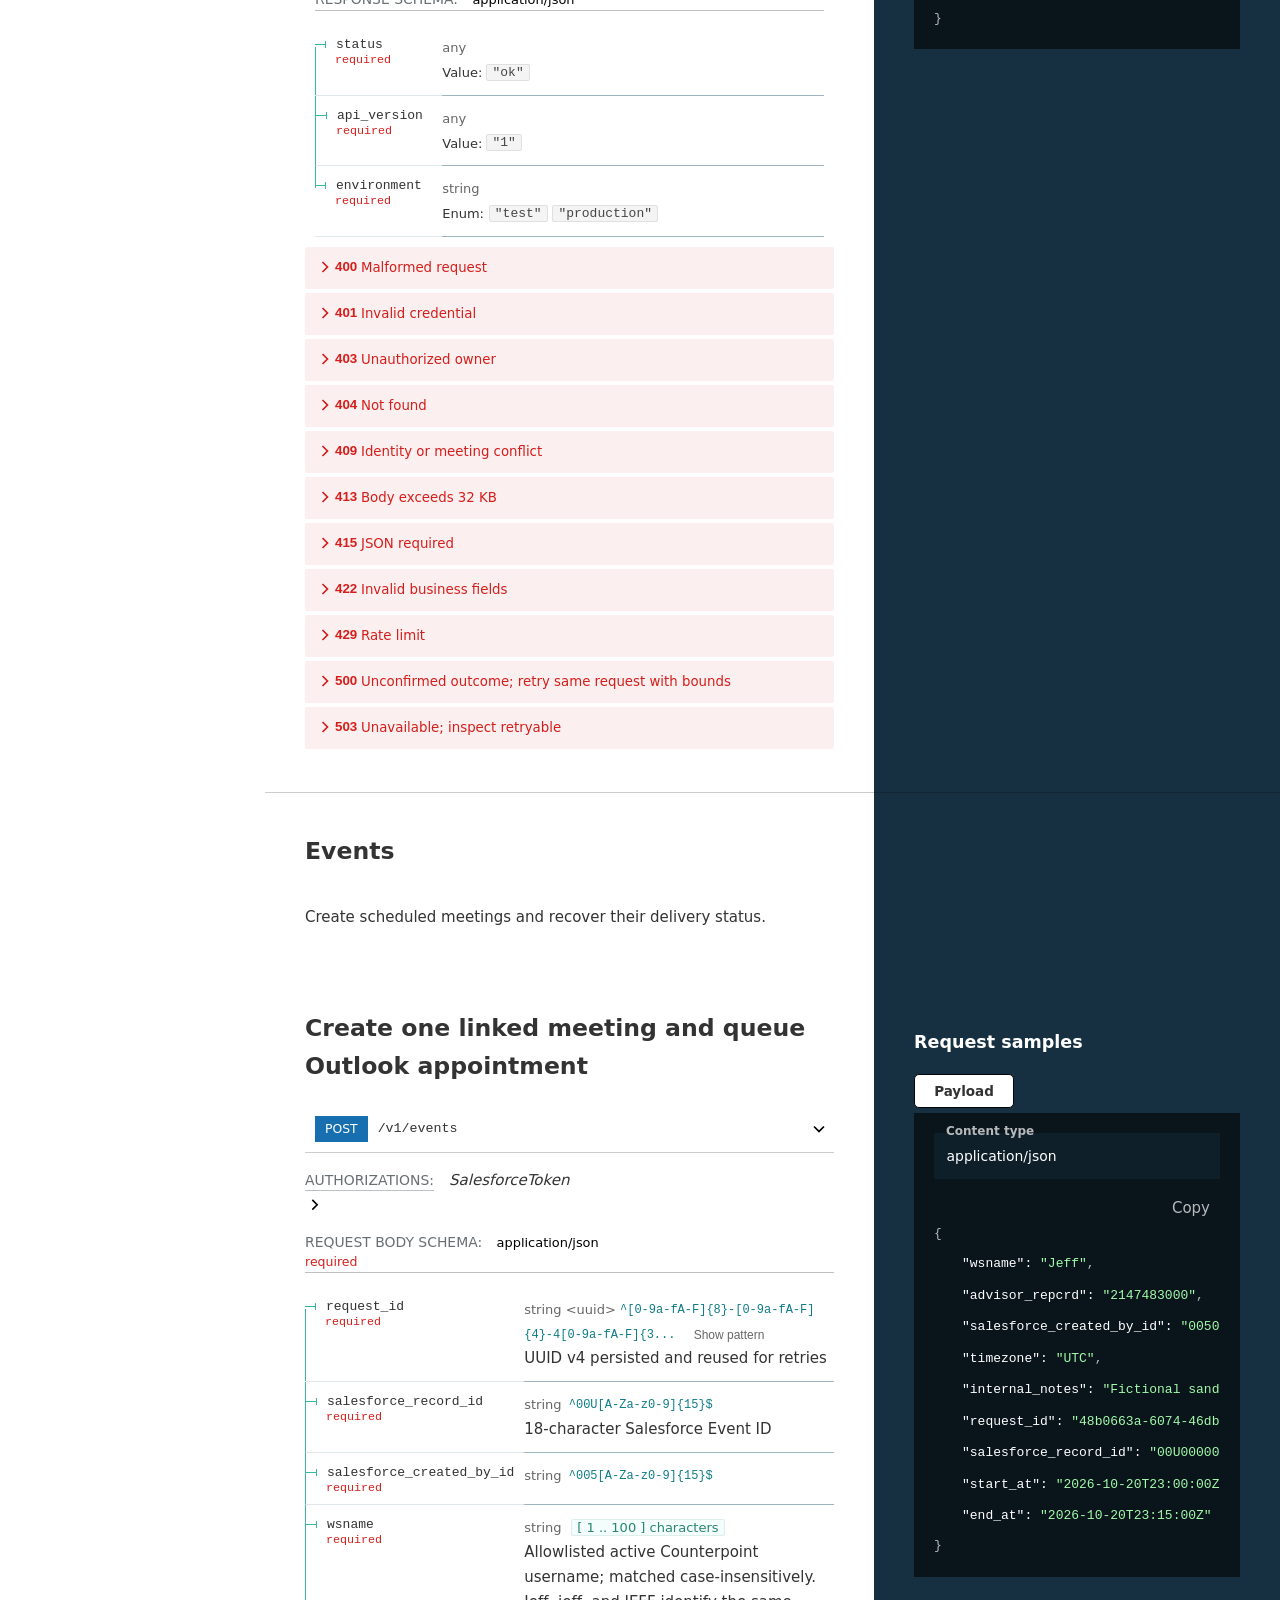
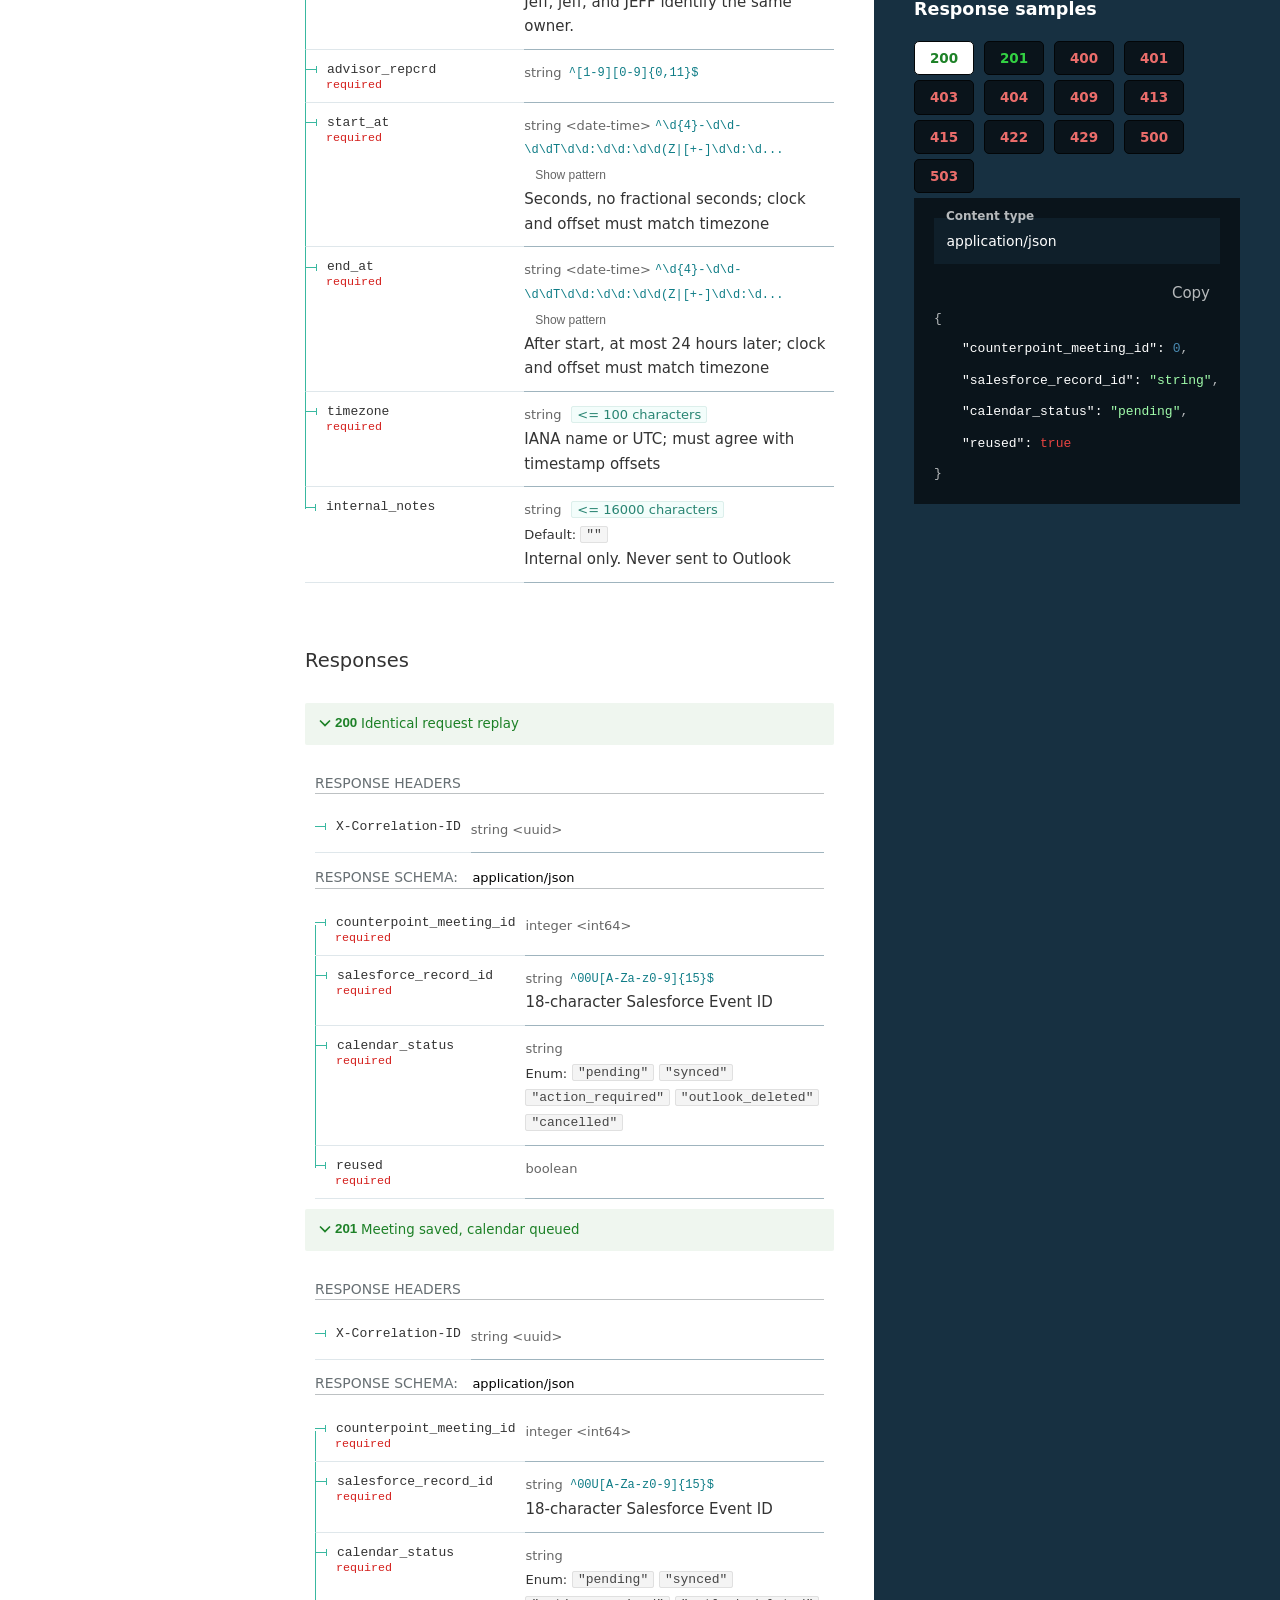
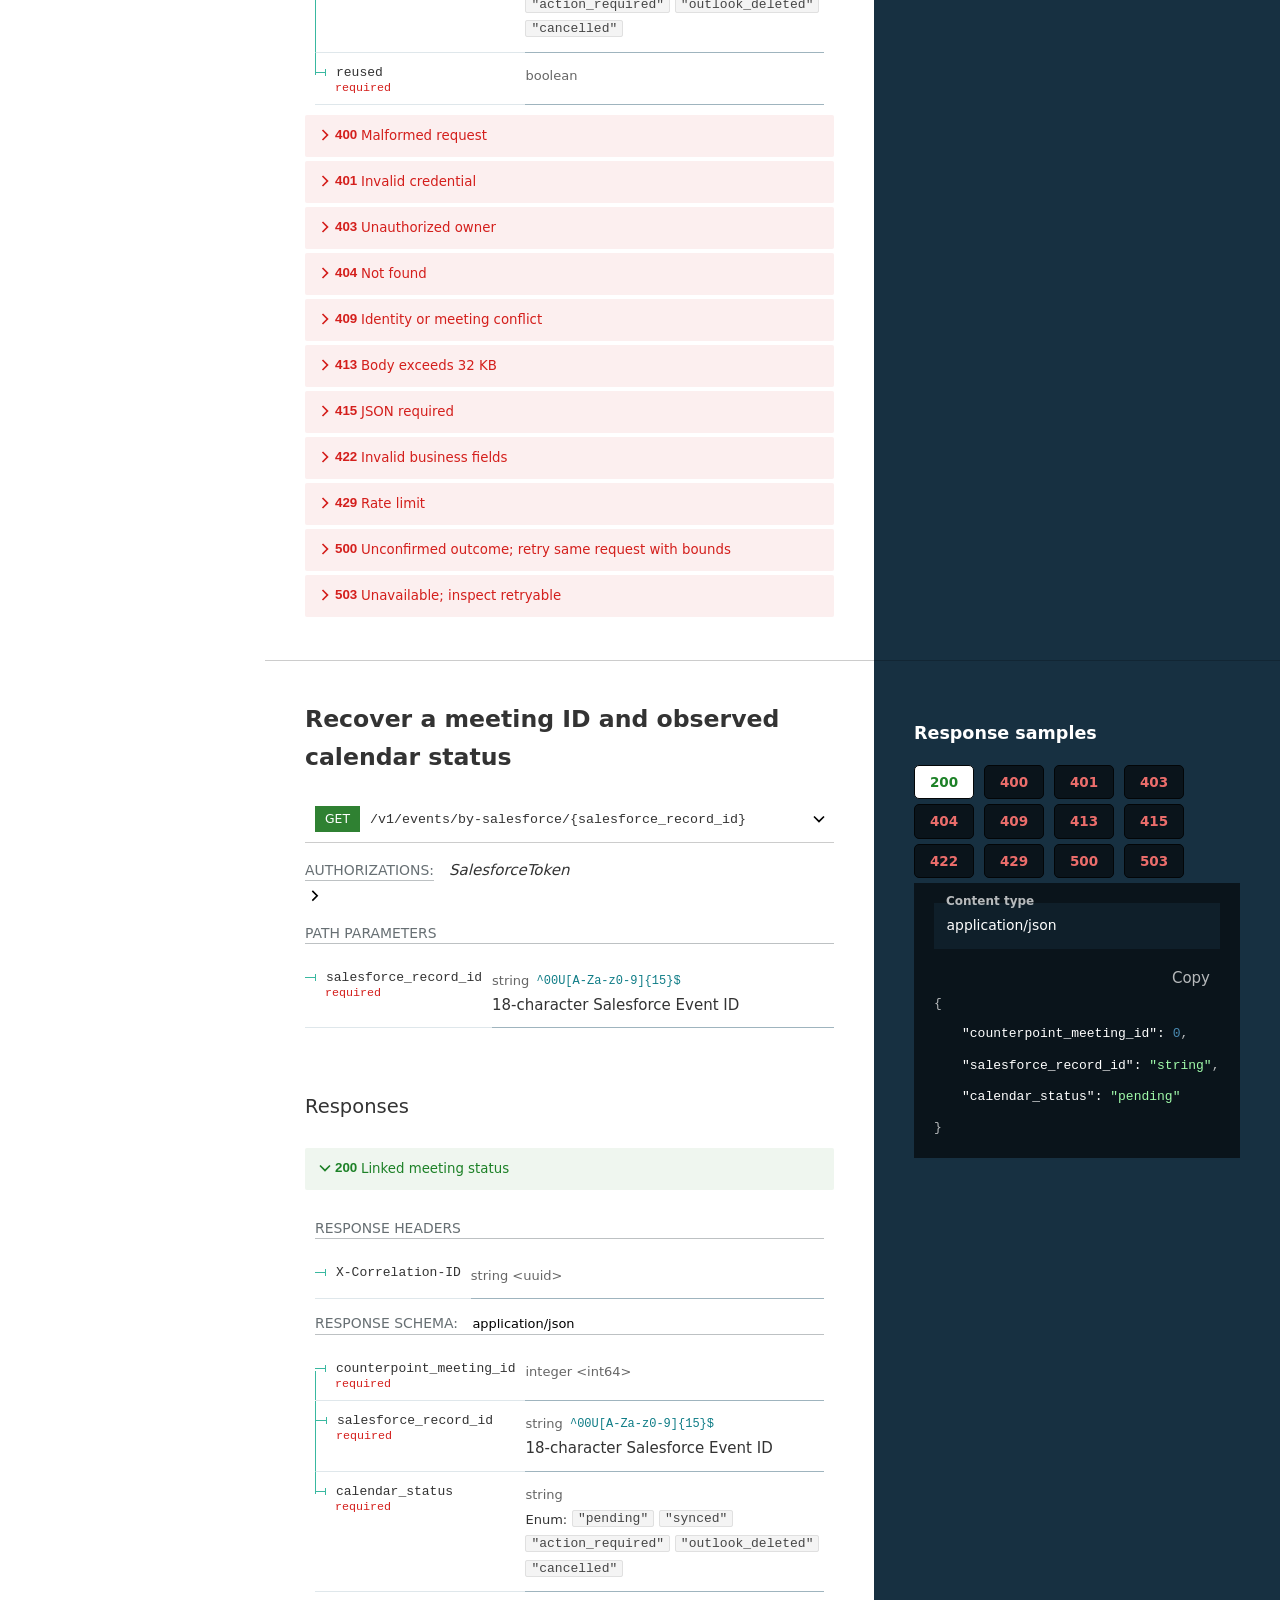
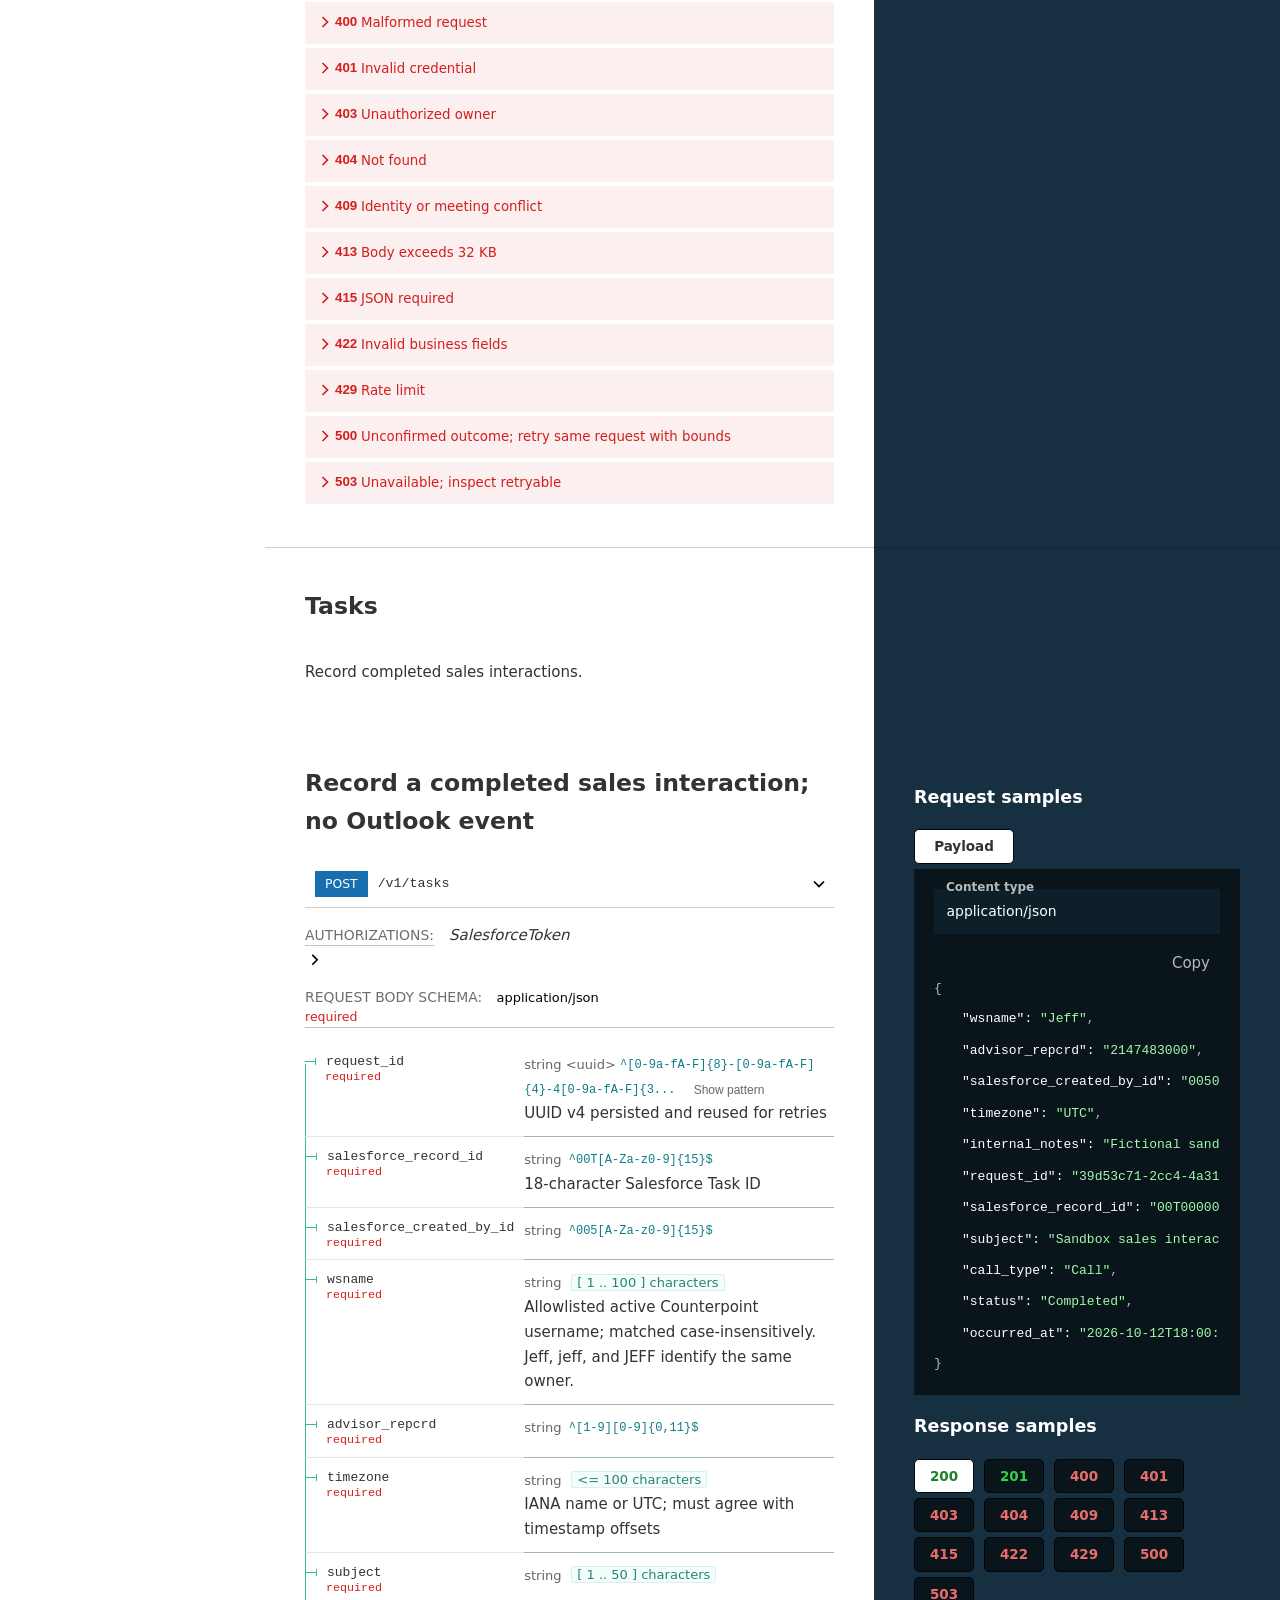
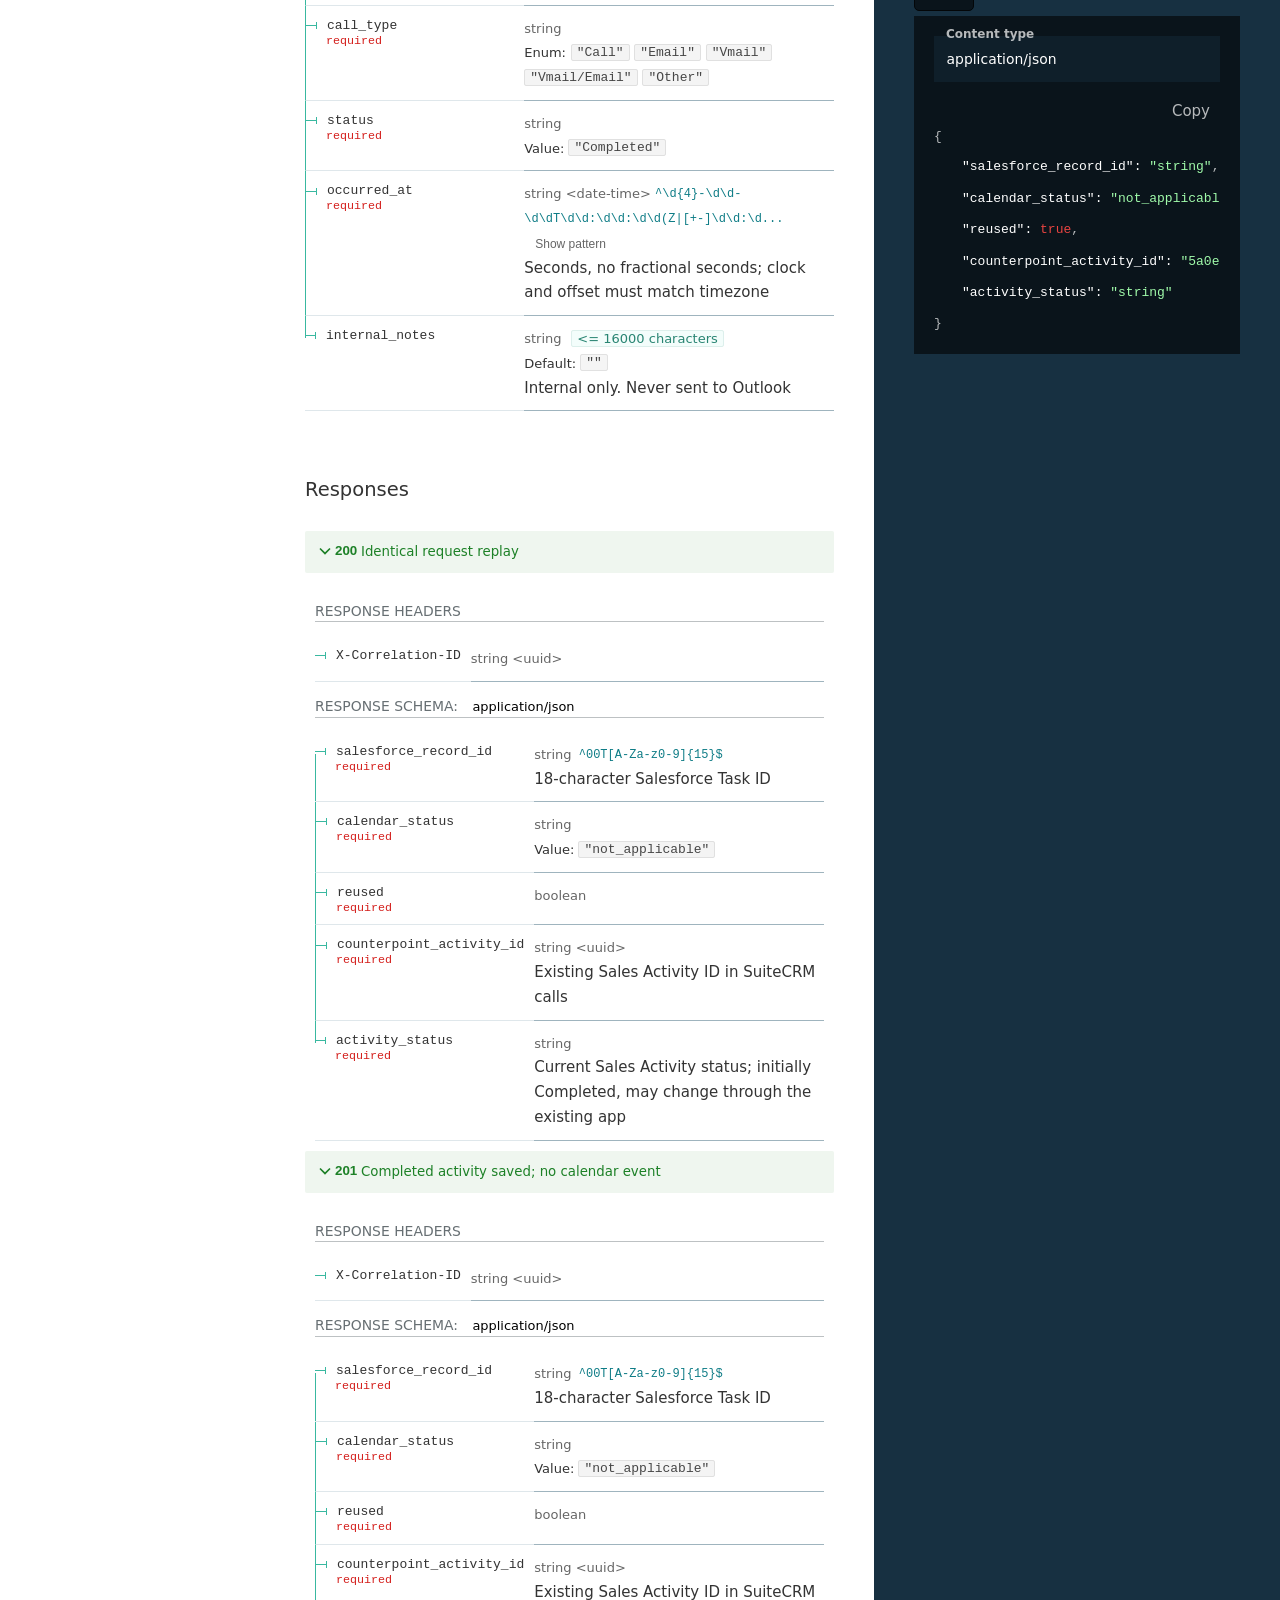
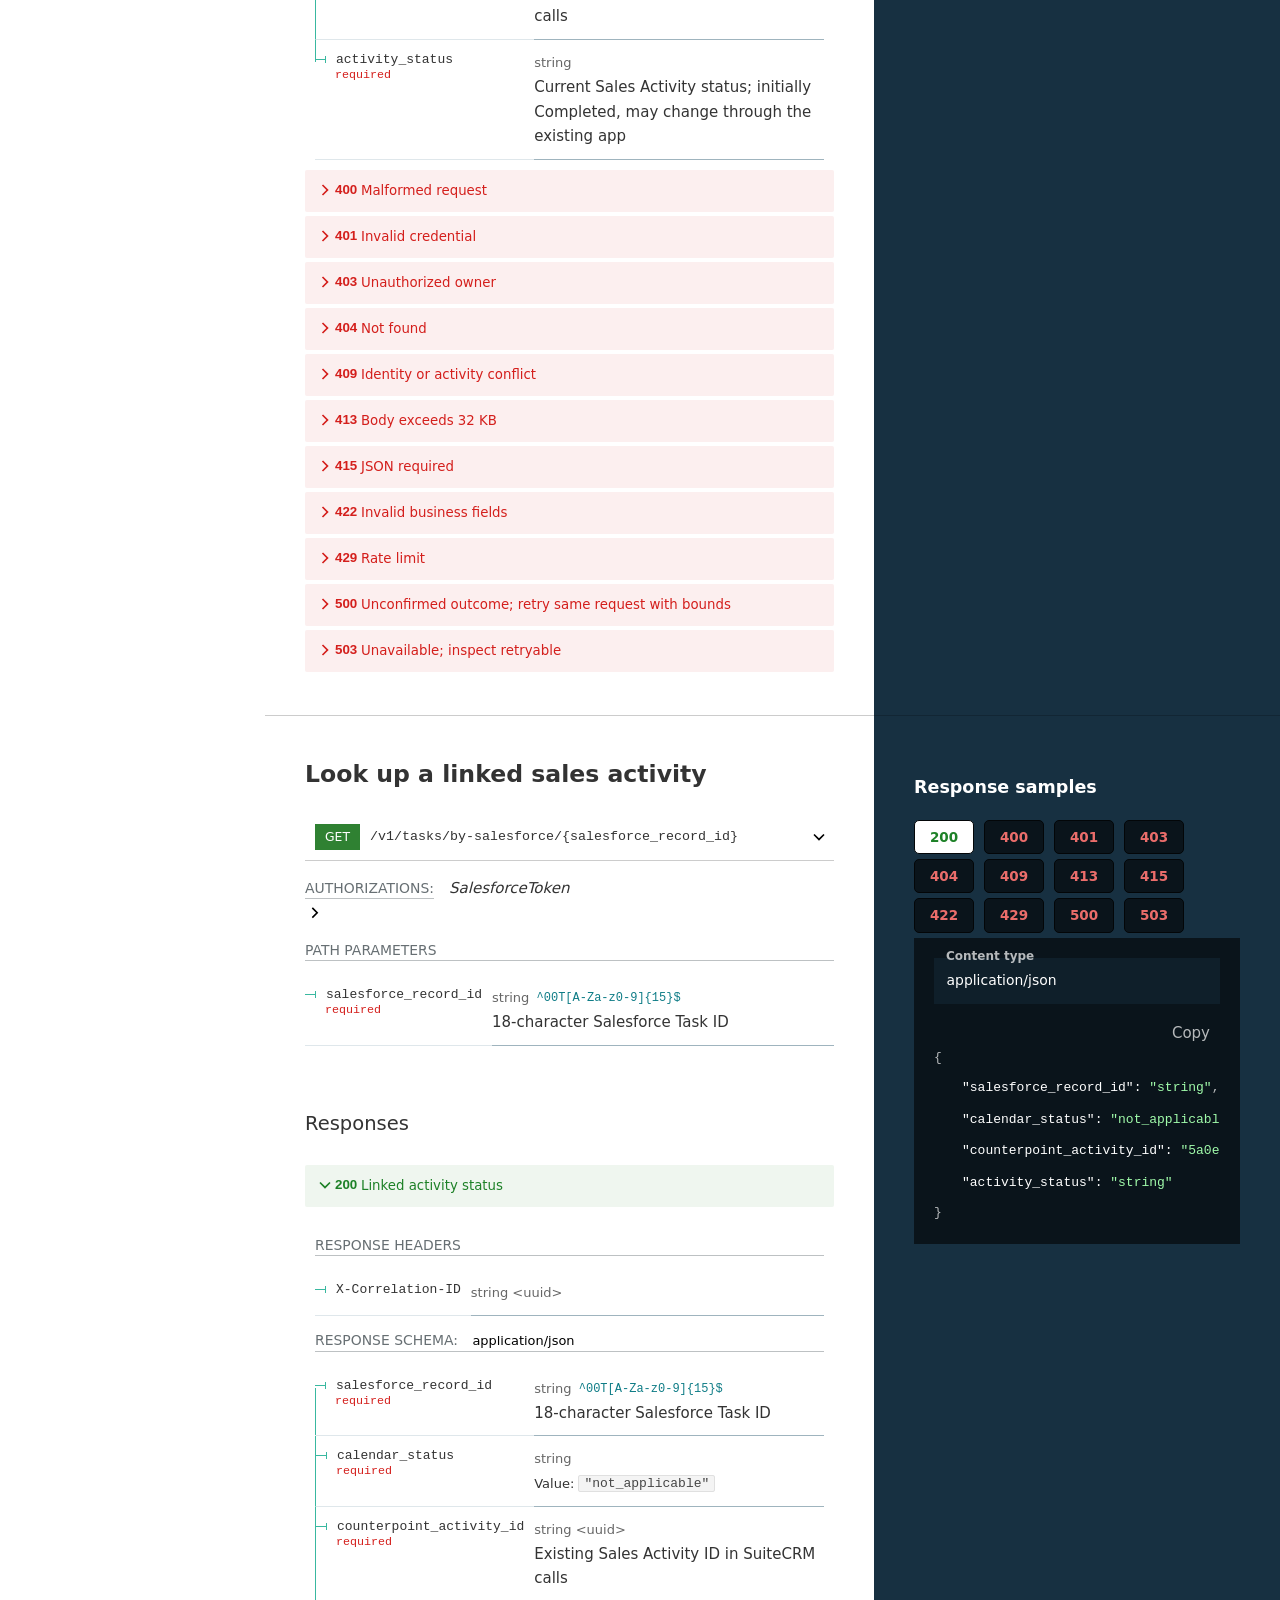
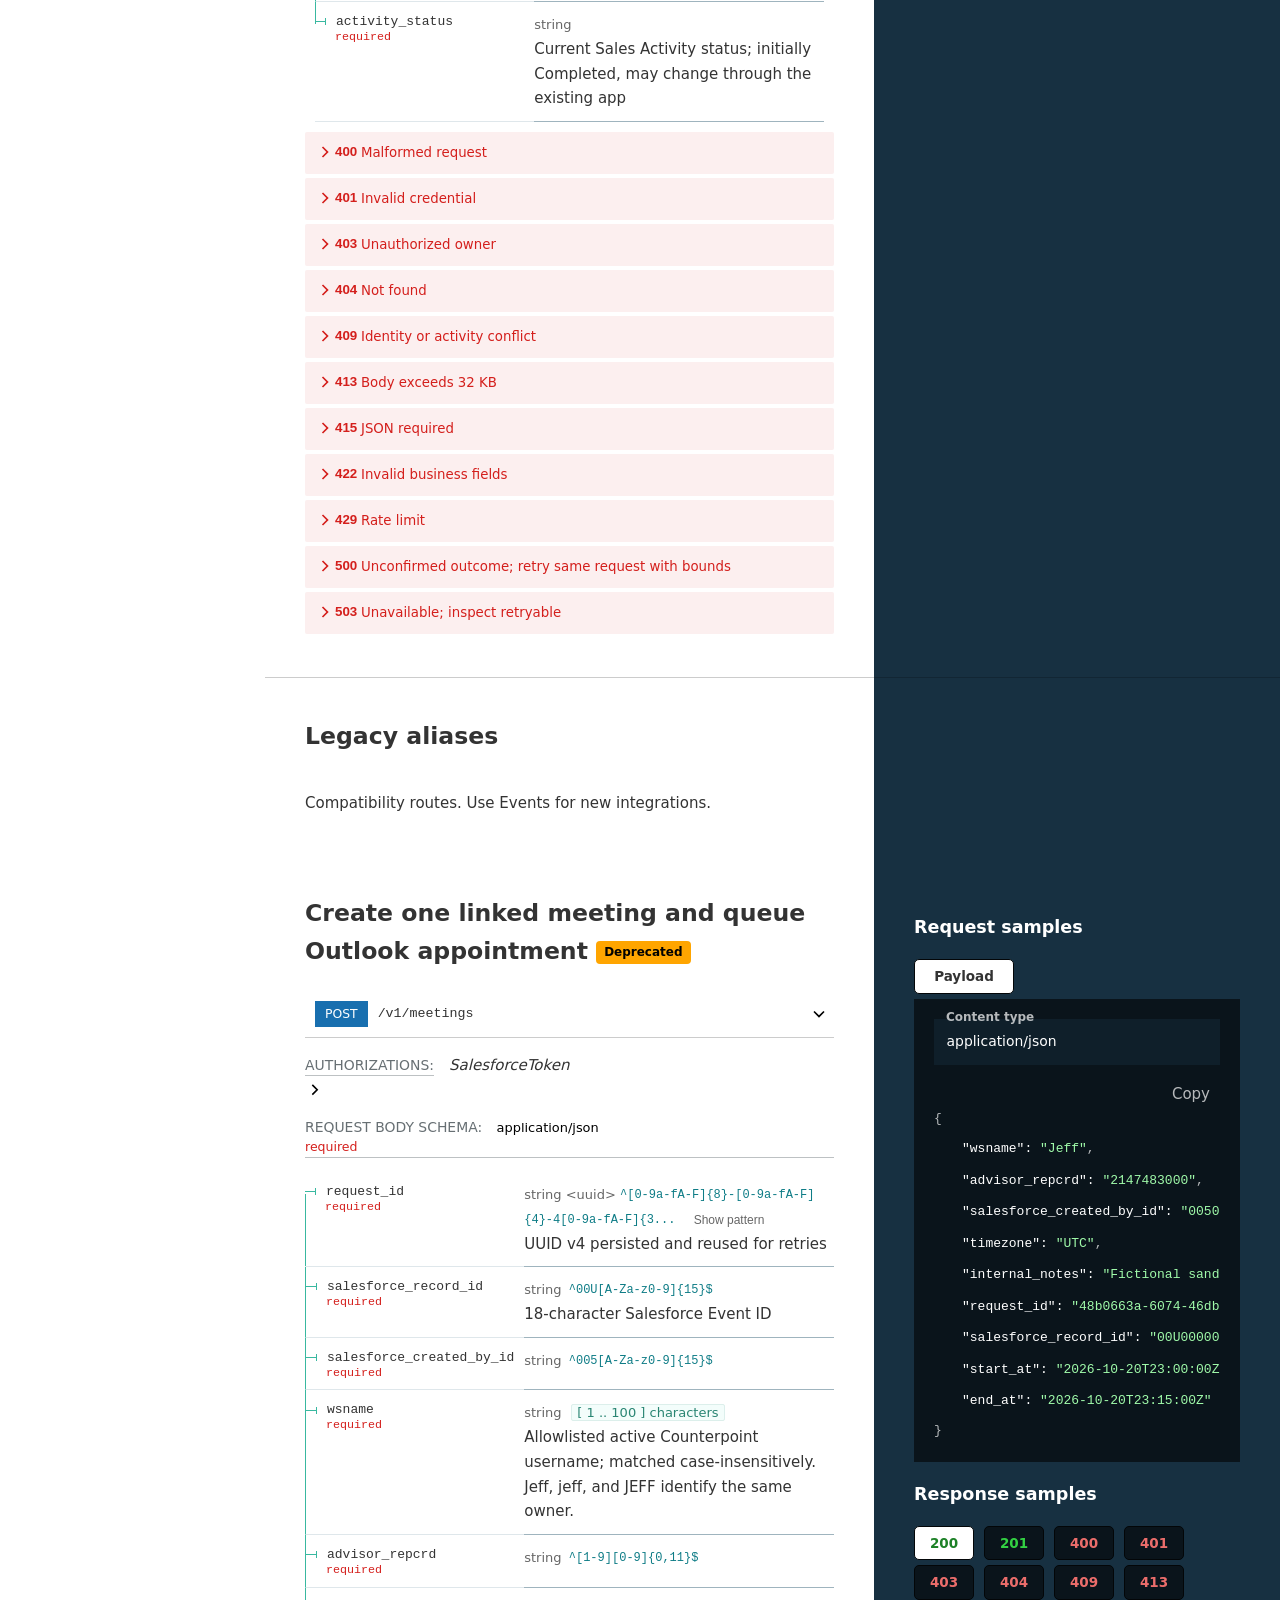
<file: reference.html>
<!doctype html>
<html lang="en"><head><meta charset="utf-8"><meta name="viewport" content="width=device-width, initial-scale=1"><meta name="description" content="Counterpoint Salesforce API: versioned Event and Task schemas, sandbox access instructions, errors, and retries."><title>Counterpoint · Salesforce API</title><link rel="icon" href="data:,"><link rel="stylesheet" href="site.css"></head>
<body><header class="topbar"><a class="brand" href="./">Counterpoint <span>Developer reference</span></a><nav aria-label="Documentation"><a href="./">Quick start &amp; JSON</a><a href="changelog.html">Changelog</a><a href="https://github.com/calioasis/counterpoint-api-docs">Source</a><a class="download" href="openapi.json" download>Download OpenAPI ↗</a></nav></header>
<div class="release"><span class="badge">SANDBOX</span><span>Salesforce integration · v1.0.0</span><span class="release-note">Events, Tasks &amp; delivery status</span></div>
<main id="reference"><p class="loading">Loading API reference… <a href="openapi.json">Download the specification</a> if the reference does not load.</p></main>
<noscript><p>This reference requires JavaScript. <a href="openapi.json">Download the OpenAPI specification.</a></p></noscript>
<script src="vendor/redoc-2.5.4.standalone.js"></script><script src="site.js"></script></body></html>
</file>
<file: site.css>
*{box-sizing:border-box}body{margin:0;color:#193247;background:#fff;font-family:system-ui,-apple-system,BlinkMacSystemFont,"Segoe UI",sans-serif}.topbar{display:flex;align-items:center;justify-content:space-between;gap:20px;padding:22px 32px;border-bottom:1px solid #dce6e9;background:#fff}.brand{font-size:21px;font-weight:750;letter-spacing:-.6px;color:#123445;text-decoration:none}.brand span{font-size:12px;font-weight:500;letter-spacing:0;color:#647681;display:block;margin-top:3px}nav{display:flex;gap:24px;align-items:center}nav a{color:#31505f;font-size:13px;font-weight:600;text-decoration:none}nav a:hover{text-decoration:underline}.download{padding:10px 14px;background:#eaf4f2;border:1px solid #cfdfda;border-radius:6px;color:#126352}.release{display:flex;gap:16px;align-items:center;padding:14px 32px;background:#f4f8f9;font-size:13px;border-bottom:1px solid #e2e9ed}.badge{font-size:10px;letter-spacing:1.2px;font-weight:750;color:#166450;background:#dceee8;padding:5px 8px;border-radius:4px}.release-note{margin-left:auto;color:#657a86}.loading{padding:40px}.article{max-width:850px;margin:64px auto;padding:0 28px;line-height:1.75}.article h1{font-size:40px;letter-spacing:-1.5px;line-height:1.15}.article h2{margin-top:36px}.article a{color:#137864}.article code{font-size:14px;background:#f1f5f7;padding:2px 5px;border-radius:3px}.meta{color:#667d87;font-size:14px}@media(max-width:700px){.topbar{padding:18px;align-items:flex-start;flex-direction:column;gap:16px}nav{gap:18px;flex-wrap:wrap}.release{padding:12px 18px;flex-wrap:wrap;gap:10px}.release-note{display:none}.article{margin-top:32px}.article h1{font-size:32px}}.docs-layout{display:grid;grid-template-columns:245px minmax(0,1fr);max-width:1440px;margin:auto}.quick-nav{position:sticky;top:0;align-self:start;padding:32px 22px;display:flex;flex-direction:column;gap:18px;font-size:13px;height:100vh;background:#f6f8fa;border-right:1px solid #e2e9ed}.quick-nav strong{font-size:11px;letter-spacing:1px;color:#687d88}.quick-nav a{color:#254a5b;text-decoration:none}.quick-nav a:hover{color:#137864;text-decoration:underline}.quick-nav hr{width:100%;border:0;border-top:1px solid #dde5ea}.quick-main{padding:36px 48px;max-width:1100px;min-width:0;line-height:1.6}.quick-main h1{font-size:32px;letter-spacing:-1px;margin:0 0 10px}.intro{font-size:17px;color:#526b78}.quick-main section{padding:20px 0 28px;border-bottom:1px solid #dce6e9;scroll-margin-top:20px}.quick-main h2{font-size:24px;letter-spacing:-.4px}.quick-main h3{font-size:16px;margin-top:26px}.quick-main a{color:#087563}.quick-main p code,.quick-main li code,td code{font-size:13px;overflow-wrap:anywhere;background:#eff4f6;padding:2px 4px}.code{position:relative;background:#173041;color:#e5f2f6;border-radius:6px;margin:12px 0;overflow:hidden}.code pre{overflow:auto;margin:0;padding:24px 20px;font-size:13px;line-height:1.6;padding-top:42px}.copy{position:absolute;right:10px;top:8px;color:#d8e9ed;background:#294b5c;border:1px solid #537381;border-radius:4px;cursor:pointer;padding:4px 10px}.endpoint{font-family:ui-monospace,monospace;font-size:14px;overflow-wrap:anywhere;padding:12px;background:#edf5f3;border:1px solid #dce8e4;border-radius:4px}.endpoint b{color:#12705a;margin-right:10px}.table-wrap{overflow-x:auto}table{border-collapse:collapse;width:100%;font-size:13px;text-align:left}td,th{border-bottom:1px solid #dfe7eb;padding:12px 10px;vertical-align:top}th{background:#f5f8fa}td:last-child{min-width:200px;overflow-wrap:anywhere}.notice{padding:18px 20px;border-left:3px solid #16856e;background:#eff8f5;margin-top:24px}.notice p{margin-bottom:0}.muted,footer{color:#617985;font-size:13px}footer{padding:28px 0}li{margin:8px 0}@media(max-width:850px){.docs-layout{grid-template-columns:1fr}.quick-nav{position:static;height:auto;border-right:0;border-bottom:1px solid #dfe7eb;display:flex;flex-direction:row;flex-wrap:wrap;padding:20px}.quick-nav strong,.quick-nav hr{display:none}.quick-main{padding:26px 20px}.quick-main h1{font-size:28px}}
</file>
